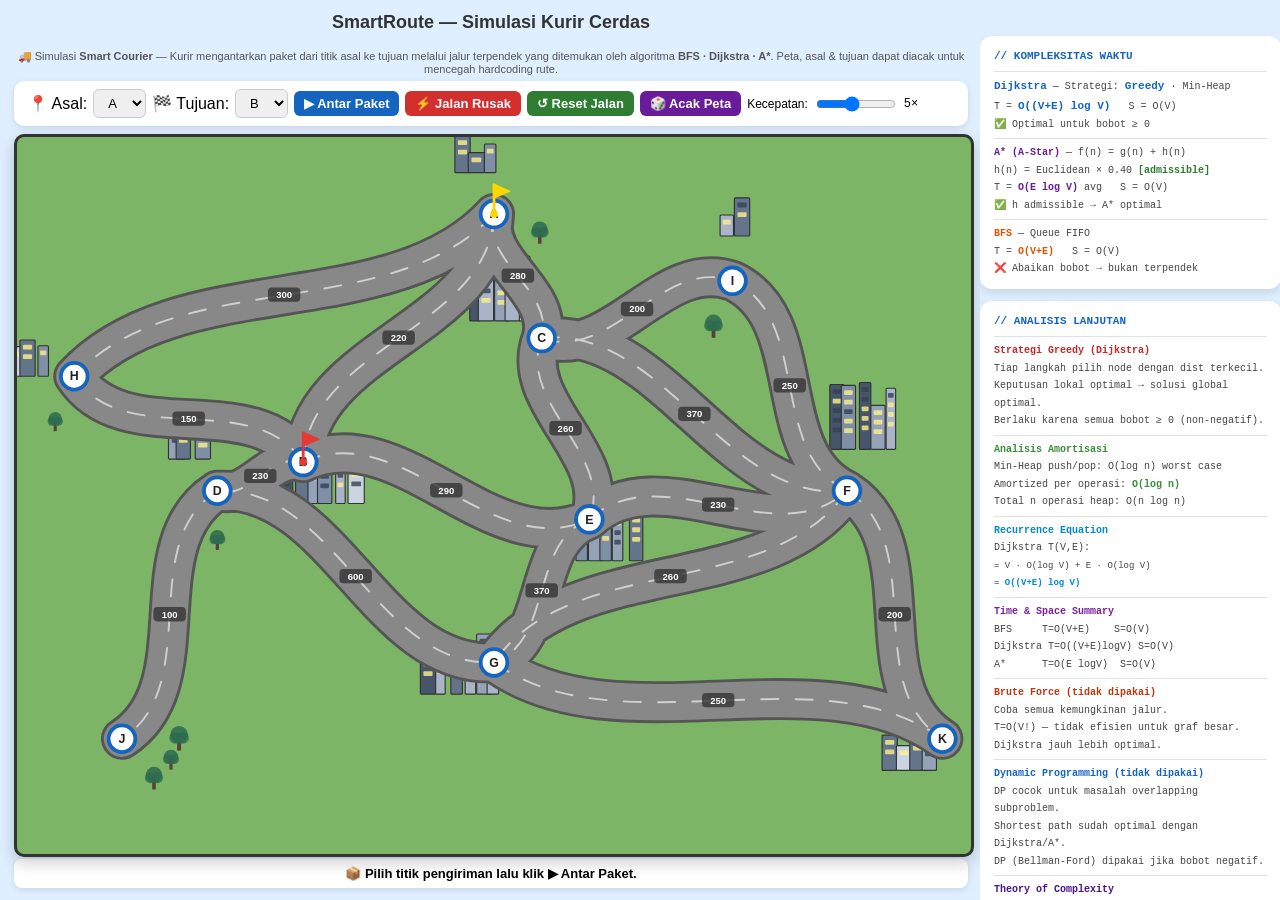
<file: index.html>
<!DOCTYPE html>
<html lang="id">

<head>
  <meta charset="UTF-8" />
  <meta name="viewport" content="width=device-width, initial-scale=1.0" />
  <title>SmartRoute — Simulasi Kurir Cerdas | PAA 2026 UMRAH</title>
  <link rel="stylesheet" href="style.css" />
</head>

<body>

  <div id="left-col">
    <h1>SmartRoute — Simulasi Kurir Cerdas</h1>
    <p style="margin-bottom:6px;color:#555;font-size:11px;text-align:center;max-width:100%;">
      🚚 Simulasi <b>Smart Courier</b> — Kurir mengantarkan paket dari titik asal ke tujuan
      melalui jalur terpendek yang ditemukan oleh algoritma <b>BFS · Dijkstra · A*</b>.
      Peta, asal &amp; tujuan dapat diacak untuk mencegah hardcoding rute.
    </p>

    <!-- Panel kontrol -->
    <div class="panel">
      <label>📍 Asal:</label>
      <select id="start"></select>
      <label>🏁 Tujuan:</label>
      <select id="end"></select>
      <button id="run-btn" onclick="startSimulation()">▶ Antar Paket</button>
      <button class="danger-btn" onclick="generateBrokenRoads()">⚡ Jalan Rusak</button>
      <button class="reset-btn" onclick="resetRoads()">↺ Reset Jalan</button>
      <button class="random-btn" onclick="randomizeMap()">🎲 Acak Peta</button>
      <label style="font-size:12px;">Kecepatan:</label>
      <input type="range" id="speed-range" min="1" max="10" value="5" style="width:80px;"
        oninput="SPEED=+this.value; document.getElementById('speed-val').textContent=this.value+'×'" />
      <span id="speed-val" style="font-size:12px;font-family:monospace;min-width:22px;">5×</span>
    </div>

    <!-- SVG Map -->
    <div id="svg-wrap">
      <div id="step-ctr"></div>

      <svg id="map" viewBox="0 0 1000 650" preserveAspectRatio="xMidYMid meet">

        <!-- Dekorasi: pohon & gedung (tidak di atas jalan) -->
        <g id="deco-layer"></g>

        <!-- Lapisan jalan: shadow + aspal + marka -->
        <path id="road-layer-1" stroke="#555" stroke-width="44" fill="none" stroke-linecap="round"
          stroke-linejoin="round" />
        <path id="road-layer-2" stroke="#888" stroke-width="38" fill="none" stroke-linecap="round"
          stroke-linejoin="round" />
        <path id="road-layer-3" stroke="white" stroke-width="2" fill="none" stroke-linecap="round"
          stroke-linejoin="round" stroke-dasharray="18 18" opacity="0.6" />

        <!-- Visited overlays: BFS (oranye), Dijkstra (biru), A* (ungu) -->
        <g id="visited-bfs-layer"></g>
        <g id="visited-d-layer"></g>
        <g id="visited-a-layer"></g>

        <!-- Label nilai step-by-step di atas node (dist= / f= / hop=) -->
        <g id="node-labels-layer"></g>

        <!-- Jalur hasil algoritma -->
        <path id="path-bfs" stroke="#f59e0b" stroke-width="5" fill="none" stroke-linecap="round" stroke-linejoin="round"
          stroke-dasharray="10 6" opacity="0" />
        <path id="path-dijkstra" stroke="#1565c0" stroke-width="6" fill="none" stroke-linecap="round"
          stroke-linejoin="round" opacity="0" />
        <path id="path-astar" stroke="#6a1b9a" stroke-width="6" fill="none" stroke-linecap="round"
          stroke-linejoin="round" stroke-dasharray="16 8" opacity="0" />

        <!-- Jalan rusak -->
        <g id="broken-roads-layer"></g>

        <!-- Highlight merah rute aktif mobil -->
        <path id="highlight-path" stroke="#e53935" stroke-width="6" fill="none" stroke-linecap="round"
          stroke-linejoin="round" opacity="0" />

        <!-- Bobot edge -->
        <g id="weight-labels-layer"></g>

        <!-- Node & label -->
        <g id="nodes-group"></g>

        <!-- Bendera KUNING = source (sesuai RPM) -->
        <g id="flag-start" opacity="0">
          <line x1="0" y1="0" x2="0" y2="-32" stroke="#ffd600" stroke-width="3" />
          <polygon points="0,-32 18,-24 0,-16" fill="#ffd600" />
          <circle cx="0" cy="0" r="4" fill="#ffd600" />
        </g>

        <!-- Bendera MERAH = destination (sesuai RPM) -->
        <g id="flag-end" opacity="0">
          <line x1="0" y1="0" x2="0" y2="-32" stroke="#e53935" stroke-width="3" />
          <polygon points="0,-32 18,-24 0,-16" fill="#e53935" />
          <circle cx="0" cy="0" r="4" fill="#e53935" />
        </g>

        <!--
        MOBIL — dipisah menjadi 2 elemen untuk fix muter-muter:

        car-body:
          - ikut animateMotion + rotate="auto"
          - hanya bodi, jendela, lampu
          - TIDAK ada roda (agar tidak konflik dengan wheel spin)

        car-wheels:
          - TIDAK pakai animateMotion
          - posisi di-update manual via requestAnimationFrame
          - roda spin via CSS @keyframes (toggle saat bergerak saja)
      -->

        <!-- BODI MOBIL -->
        <g id="car-body" opacity="0">
          <ellipse cx="0" cy="4" rx="13" ry="5" fill="rgba(0,0,0,0.3)" />
          <rect x="-14" y="-9" width="28" height="15" fill="#e53935" rx="4" />
          <rect x="-11" y="-8" width="10" height="8" fill="#b3c8e8" rx="2" opacity="0.85" />
          <rect x="1" y="-8" width="10" height="8" fill="#b3c8e8" rx="2" opacity="0.85" />
          <circle cx="-9" cy="-10" r="2" fill="#fff9c4" opacity="0.9" />
          <circle cx="9" cy="-10" r="2" fill="#fff9c4" opacity="0.9" />
        </g>

        <!-- RODA MOBIL (posisi manual, spin CSS) -->
        <g id="car-wheels" opacity="0">
          <g transform="translate(-7,6)">
            <circle cx="0" cy="0" r="4.5" fill="#111" />
            <g class="wheel-inner">
              <line x1="-3" y1="0" x2="3" y2="0" stroke="white" stroke-width="1.2" />
              <line x1="0" y1="-3" x2="0" y2="3" stroke="white" stroke-width="1.2" />
            </g>
          </g>
          <g transform="translate(7,6)">
            <circle cx="0" cy="0" r="4.5" fill="#111" />
            <g class="wheel-inner">
              <line x1="-3" y1="0" x2="3" y2="0" stroke="white" stroke-width="1.2" />
              <line x1="0" y1="-3" x2="0" y2="3" stroke="white" stroke-width="1.2" />
            </g>
          </g>
        </g>

      </svg>
    </div>

    <!-- Result box -->
    <div id="result">📦 Pilih titik pengiriman lalu klik <b>▶ Antar Paket</b>.</div>
  </div>

  <!-- ══════════════════════════════════════════════════
     PANEL KANAN
     ══════════════════════════════════════════════════ -->
  <div id="right-panel">

    <!-- Dijkstra card -->
    <div class="algo-card" id="card-d">
      <div class="algo-card-head dijkstra">
        ◈ Dijkstra <span class="badge">Greedy · O((V+E) log V)</span>
      </div>
      <div class="algo-card-body">
        <div class="metric-row">
          <span class="metric-label">Jarak</span>
          <span class="metric-val" id="d-dist">—</span>
        </div>
        <div class="metric-row">
          <span class="metric-label">Waktu Eksekusi</span>
          <span class="metric-val" id="d-time">—</span>
        </div>
        <div class="metric-bar-wrap">
          <div class="metric-bar d" id="bar-d-time"></div>
        </div>
        <div class="metric-row">
          <span class="metric-label">Node Dikunjungi</span>
          <span class="metric-val" id="d-nodes">—</span>
        </div>
        <div class="metric-bar-wrap">
          <div class="metric-bar d" id="bar-d-nodes"></div>
        </div>
        <div class="metric-row">
          <span class="metric-label">Rute</span>
          <span class="metric-val" id="d-path"
            style="font-size:9px;max-width:170px;overflow:hidden;text-overflow:ellipsis;white-space:nowrap;">—</span>
        </div>
      </div>
    </div>

    <!-- A* card -->
    <div class="algo-card" id="card-a">
      <div class="algo-card-head astar">
        ◈ A-Star <span class="badge">O(E log V)</span>
      </div>
      <div class="algo-card-body">
        <div class="metric-row">
          <span class="metric-label">Jarak</span>
          <span class="metric-val" id="a-dist">—</span>
        </div>
        <div class="metric-row">
          <span class="metric-label">Waktu Eksekusi</span>
          <span class="metric-val" id="a-time">—</span>
        </div>
        <div class="metric-bar-wrap">
          <div class="metric-bar a" id="bar-a-time"></div>
        </div>
        <div class="metric-row">
          <span class="metric-label">Node Dikunjungi</span>
          <span class="metric-val" id="a-nodes">—</span>
        </div>
        <div class="metric-bar-wrap">
          <div class="metric-bar a" id="bar-a-nodes"></div>
        </div>
        <div class="metric-row">
          <span class="metric-label">Rute</span>
          <span class="metric-val" id="a-path"
            style="font-size:9px;max-width:170px;overflow:hidden;text-overflow:ellipsis;white-space:nowrap;">—</span>
        </div>
      </div>
    </div>

    <!-- BFS card (baseline) -->
    <div class="algo-card" id="card-b">
      <div class="algo-card-head bfs">
        ◈ BFS <span class="badge">O(V+E) · baseline</span>
      </div>
      <div class="algo-card-body">
        <div class="metric-row">
          <span class="metric-label">Jarak</span>
          <span class="metric-val" id="b-dist">—</span>
        </div>
        <div class="metric-row">
          <span class="metric-label">Waktu Eksekusi</span>
          <span class="metric-val" id="b-time">—</span>
        </div>
        <div class="metric-bar-wrap">
          <div class="metric-bar b" id="bar-b-time"></div>
        </div>
        <div class="metric-row">
          <span class="metric-label">Node Dikunjungi</span>
          <span class="metric-val" id="b-nodes">—</span>
        </div>
        <div class="metric-bar-wrap">
          <div class="metric-bar b" id="bar-b-nodes"></div>
        </div>
        <div class="metric-row">
          <span class="metric-label">Rute</span>
          <span class="metric-val" id="b-path"
            style="font-size:9px;max-width:170px;overflow:hidden;text-overflow:ellipsis;white-space:nowrap;">—</span>
        </div>
      </div>
    </div>

    <!-- Complexity info -->
    <div class="complexity-box">
      <div class="ct">// KOMPLEKSITAS WAKTU</div>
      <hr />
      <span class="ct">Dijkstra</span> — Strategi: <b class="ct">Greedy</b> · Min-Heap<br />
      T = <b class="ct">O((V+E) log V)</b> &nbsp; S = O(V)<br />
      ✅ Optimal untuk bobot ≥ 0<br />
      <hr />
      <span class="ca">A* (A-Star)</span> — f(n) = g(n) + h(n)<br />
      h(n) = Euclidean × 0.40 <span class="cg">[admissible]</span><br />
      T = <b class="ca">O(E log V)</b> avg &nbsp; S = O(V)<br />
      ✅ h admissible → A* optimal<br />
      <hr />
      <span class="cb">BFS</span> — Queue FIFO<br />
      T = <b class="cb">O(V+E)</b> &nbsp; S = O(V)<br />
      ❌ Abaikan bobot → bukan terpendek
    </div>

    <!-- Analisis Amortisasi & Recurrence (materi PAA) -->
    <div class="complexity-box" id="extra-analysis">
      <div class="ct">// ANALISIS LANJUTAN</div>
      <hr />
      <b style="color:#c62828;">Strategi Greedy (Dijkstra)</b><br />
      Tiap langkah pilih node dengan dist terkecil.<br />
      Keputusan lokal optimal → solusi global optimal.<br />
      Berlaku karena semua bobot ≥ 0 (non-negatif).<br />
      <hr />
      <b style="color:#388e3c;">Analisis Amortisasi</b><br />
      Min-Heap push/pop: O(log n) worst case<br />
      Amortized per operasi: <b style="color:#388e3c;">O(log n)</b><br />
      Total n operasi heap: O(n log n)<br />
      <hr />
      <b style="color:#0288d1;">Recurrence Equation</b><br />
      Dijkstra T(V,E):<br />
      <span style="font-size:9px;font-family:monospace;">
        = V · O(log V) + E · O(log V)<br />
        = <b style="color:#0288d1;">O((V+E) log V)</b>
      </span><br />
      <hr />
      <b style="color:#7b1fa2;">Time &amp; Space Summary</b><br />
      BFS &nbsp;&nbsp;&nbsp; T=O(V+E) &nbsp;&nbsp; S=O(V)<br />
      Dijkstra T=O((V+E)logV) S=O(V)<br />
      A* &nbsp;&nbsp;&nbsp;&nbsp; T=O(E logV) &nbsp;S=O(V)<br />
      <hr />
      <b style="color:#bf360c;">Brute Force (tidak dipakai)</b><br />
      Coba semua kemungkinan jalur.<br />
      T=O(V!) — tidak efisien untuk graf besar.<br />
      Dijkstra jauh lebih optimal.<br />
      <hr />
      <b style="color:#1565c0;">Dynamic Programming (tidak dipakai)</b><br />
      DP cocok untuk masalah overlapping subproblem.<br />
      Shortest path sudah optimal dengan Dijkstra/A*.<br />
      DP (Bellman-Ford) dipakai jika bobot negatif.<br />
      <hr />
      <b style="color:#4a148c;">Theory of Complexity</b><br />
      Shortest path ∈ <b>P</b> (polynomial time).<br />
      Dijkstra O((V+E)logV) — solvable efisien.<br />
      TSP (semua kota) ∈ <b>NP-Hard</b> — berbeda.<br />
      Masalah ini: P ✅ bukan NP-Hard.
    </div>

    <!-- Tabel perbandingan -->
    <div class="cmp-table-wrap" id="cmp-table">
      <table>
        <tr>
          <th>Metrik</th>
          <th style="color:#1565c0;">Dijkstra</th>
          <th style="color:#6a1b9a;">A*</th>
          <th style="color:#e65100;">BFS</th>
          <th style="color:#2e7d32;">Terbaik</th>
        </tr>
        <tbody id="cmp-tbody"></tbody>
      </table>
    </div>

    <!-- Winner badge -->
    <div class="winner-badge" id="winner-badge">
      <div class="wt" id="winner-title"></div>
      <div class="ws" id="winner-sub"></div>
    </div>

    <!-- Evaluasi algoritma -->
    <div id="eval-box"></div>

    <!-- Execution log -->
    <div class="log-box">
      <div class="log-head">
        <span>// EXECUTION LOG</span>
        <span class="log-clr" onclick="clearLog()">✕ clear</span>
      </div>
      <div class="log-body" id="log-body">
        <div class="ll inf">📦 Pilih titik asal &amp; tujuan pengiriman → klik ▶ Antar Paket.</div>
        <div class="ll inf">Klik 🎲 Acak Peta untuk mengacak peta, start &amp; end.</div>
      </div>
    </div>

  </div><!-- /right-panel -->

  <script src="main.js"></script>
</body>

</html>
</file>
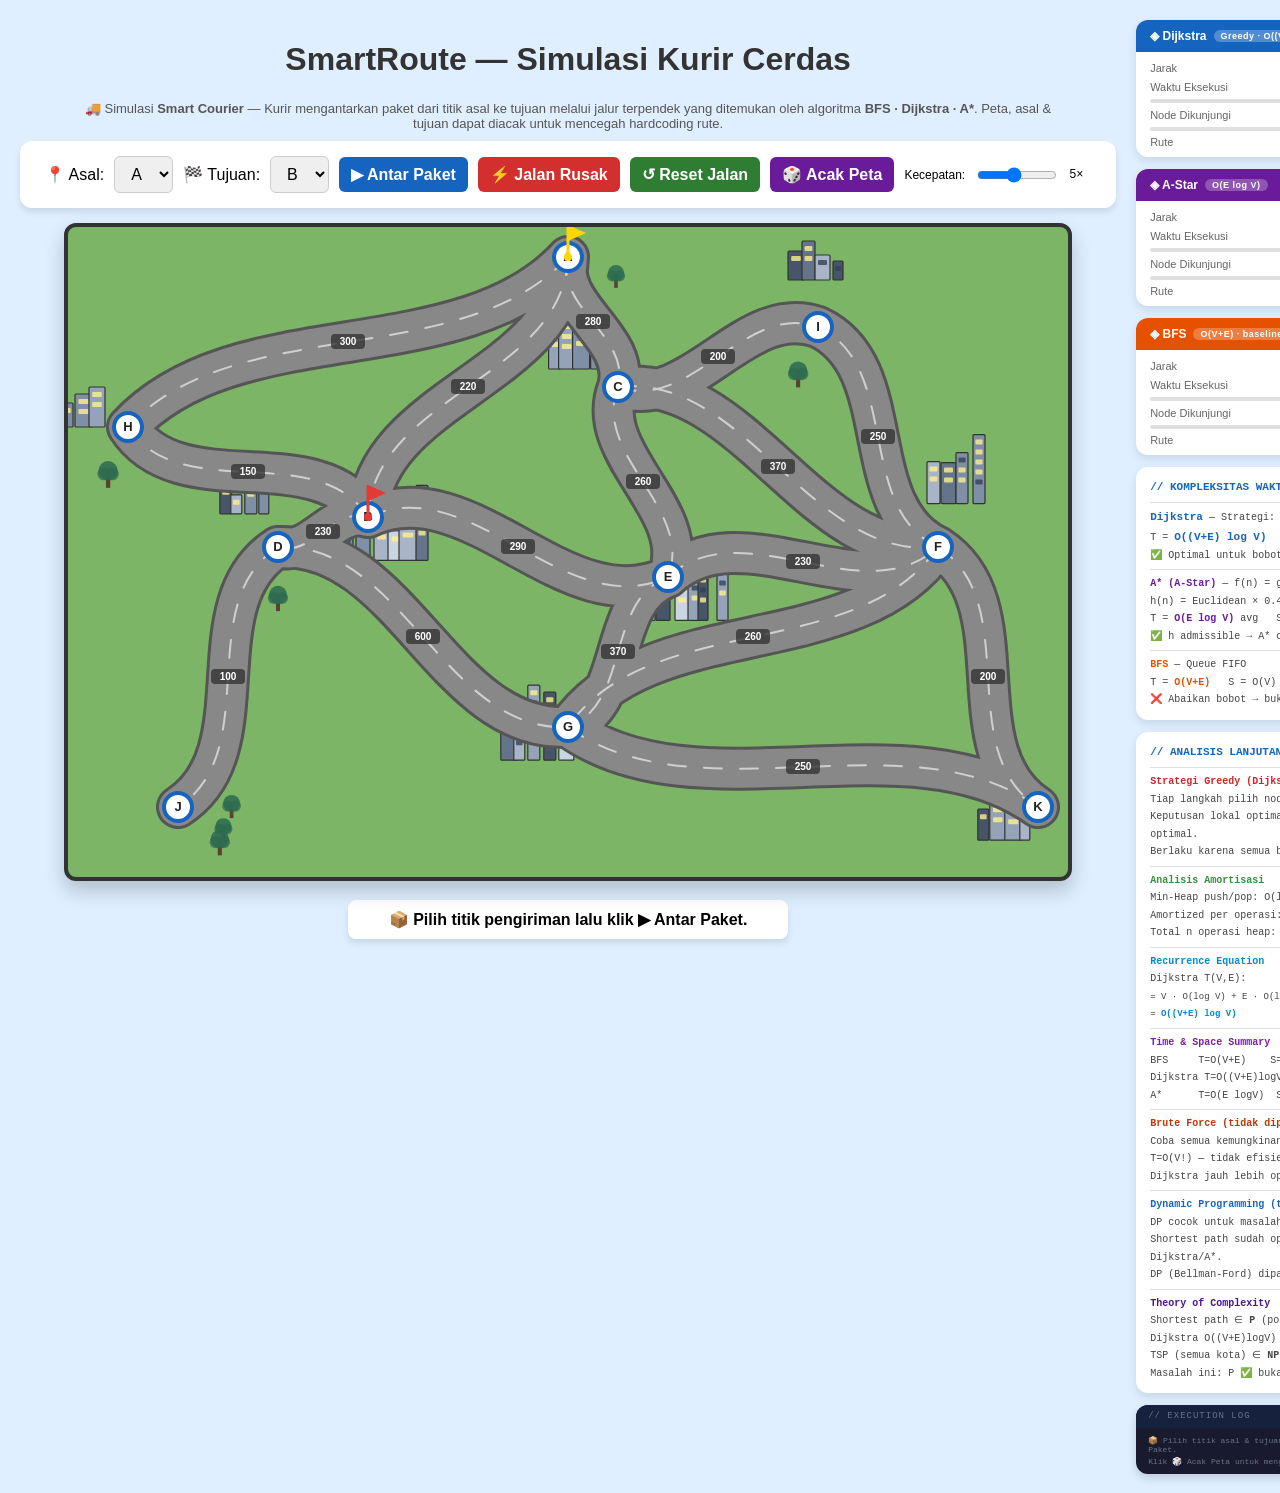
<file: view/SmartRoute_App.html>
<!DOCTYPE html>
<html lang="id">

<head>
  <meta charset="UTF-8" />
  <meta name="viewport" content="width=device-width, initial-scale=1.0" />
  <title>SmartRoute — Simulasi Kurir Cerdas | PAA 2026 UMRAH</title>
  <style>
    /* SmartRoute — style.css | PAA 2026 · UMRAH */

    /* ── BASE ── */
    body {
      margin: 0;
      background: #dfefff;
      font-family: Arial, sans-serif;
      display: flex;
      flex-direction: row;
      align-items: flex-start;
      padding: 20px;
      gap: 20px;
    }

    h1 {
      margin-bottom: 10px;
      color: #333;
    }

    .panel {
      margin-bottom: 15px;
      display: flex;
      gap: 10px;
      align-items: center;
      flex-wrap: wrap;
      background: white;
      padding: 15px 25px;
      border-radius: 12px;
      box-shadow: 0 4px 6px rgba(0, 0, 0, 0.1);
    }

    select,
    button {
      padding: 8px 12px;
      font-size: 16px;
      border-radius: 6px;
      border: 1px solid #ccc;
    }

    button {
      cursor: pointer;
      background-color: #1565c0;
      color: white;
      font-weight: bold;
      border: none;
      transition: background 0.2s;
    }

    button:hover {
      background-color: #0d47a1;
    }

    button:disabled {
      opacity: .5;
      cursor: not-allowed;
    }

    .danger-btn {
      background: #d32f2f;
    }

    .danger-btn:hover {
      background: #9a0007;
    }

    .reset-btn {
      background: #2e7d32;
    }

    .reset-btn:hover {
      background: #1b5e20;
    }

    .random-btn {
      background: #6a1b9a;
    }

    .random-btn:hover {
      background: #4a148c;
    }

    /* ── MAP ── */
    svg#map {
      background: #7bb565;
      border: 4px solid #333;
      border-radius: 12px;
      box-shadow: 0px 10px 20px rgba(0, 0, 0, 0.2);
      flex-shrink: 0;
    }

    .node {
      fill: #fff;
      stroke: #1565c0;
      stroke-width: 4;
    }

    .label-text {
      font-size: 13px;
      font-weight: bold;
      fill: #222;
      text-anchor: middle;
      dominant-baseline: middle;
      pointer-events: none;
    }

    .weight-label {
      font-size: 10px;
      font-weight: bold;
      fill: #fff;
      text-anchor: middle;
      dominant-baseline: middle;
      pointer-events: none;
    }

    .broken-road {
      stroke: #ff0000 !important;
      stroke-width: 12;
      stroke-dasharray: 12 12;
      fill: none;
      stroke-linecap: round;
    }

    /* ── CAR WHEELS — hanya roda yang spin, BUKAN body ── */
    /* wheel-spin di-toggle via JS classList saat moveCar saja */
    .wheel-inner {
      transform-origin: 0px 0px;
    }

    .wheel-spin {
      animation: spinning 0.4s linear infinite;
    }

    @keyframes spinning {
      from {
        transform: rotate(0deg);
      }

      to {
        transform: rotate(360deg);
      }
    }

    /* ── NODE ANIMATIONS ── */
    @keyframes nodePop {
      0% {
        opacity: 0;
        transform: scale(0);
      }

      70% {
        transform: scale(1.3);
      }

      100% {
        opacity: 1;
        transform: scale(1);
      }
    }

    .node-anim {
      animation: nodePop 0.35s ease forwards;
      transform-box: fill-box;
      transform-origin: center;
    }

    /* ── RESULT BOX ── */
    #result {
      margin-top: 15px;
      font-size: 16px;
      font-weight: bold;
      background: white;
      padding: 10px 20px;
      border-radius: 8px;
      box-shadow: 0px 4px 6px rgba(0, 0, 0, 0.1);
      text-align: center;
      min-width: 400px;
    }

    /* ── STEP COUNTER overlay di atas SVG ── */
    #svg-wrap {
      position: relative;
    }

    #step-ctr {
      display: none;
      position: absolute;
      top: 14px;
      right: 18px;
      background: rgba(0, 0, 0, .72);
      color: #ffcc00;
      font-family: monospace;
      font-size: 11px;
      padding: 4px 12px;
      border-radius: 6px;
      pointer-events: none;
      z-index: 10;
    }

    /* ── LEFT COLUMN ── */
    #left-col {
      display: flex;
      flex-direction: column;
      align-items: center;
      flex-shrink: 0;
    }

    /* ══════════════════════════════════════════
   PANEL KANAN
   ══════════════════════════════════════════ */
    #right-panel {
      display: flex;
      flex-direction: column;
      gap: 12px;
      min-width: 305px;
      max-width: 340px;
      align-self: flex-start;
    }

    /* algo cards */
    .algo-card {
      background: white;
      border-radius: 12px;
      box-shadow: 0 4px 10px rgba(0, 0, 0, 0.1);
      overflow: hidden;
    }

    .algo-card.win-card {
      box-shadow: 0 0 0 3px #2e7d32, 0 4px 10px rgba(0, 0, 0, 0.1);
    }

    .algo-card-head {
      padding: 9px 14px;
      font-size: 12px;
      font-weight: bold;
      display: flex;
      align-items: center;
      gap: 7px;
    }

    .algo-card-head.dijkstra {
      background: #1565c0;
      color: white;
    }

    .algo-card-head.astar {
      background: #6a1b9a;
      color: white;
    }

    .algo-card-head.bfs {
      background: #e65100;
      color: white;
    }

    .badge {
      background: rgba(255, 255, 255, 0.25);
      border-radius: 10px;
      padding: 1px 7px;
      font-size: 9px;
      letter-spacing: .5px;
    }

    .algo-card-body {
      padding: 9px 14px;
      display: flex;
      flex-direction: column;
      gap: 5px;
    }

    .metric-row {
      display: flex;
      justify-content: space-between;
      align-items: center;
      font-size: 11px;
    }

    .metric-label {
      color: #666;
    }

    .metric-val {
      font-weight: bold;
      color: #222;
      font-family: monospace;
      font-size: 12px;
    }

    .metric-bar-wrap {
      width: 100%;
      height: 4px;
      background: #e0e0e0;
      border-radius: 2px;
      overflow: hidden;
    }

    .metric-bar {
      height: 100%;
      border-radius: 2px;
      width: 0%;
      transition: width 1s ease;
    }

    .metric-bar.d {
      background: #1565c0;
    }

    .metric-bar.a {
      background: #6a1b9a;
    }

    .metric-bar.b {
      background: #e65100;
    }

    /* complexity box */
    .complexity-box {
      background: white;
      border-radius: 12px;
      box-shadow: 0 4px 10px rgba(0, 0, 0, 0.1);
      padding: 11px 14px;
      font-size: 10px;
      line-height: 1.75;
      color: #444;
      font-family: monospace;
    }

    .complexity-box .ct {
      font-weight: bold;
      color: #1565c0;
      font-size: 11px;
    }

    .complexity-box .ca {
      font-weight: bold;
      color: #6a1b9a;
    }

    .complexity-box .cb {
      font-weight: bold;
      color: #e65100;
    }

    .complexity-box .cg {
      color: #2e7d32;
      font-weight: bold;
    }

    .complexity-box hr {
      border: none;
      border-top: 1px solid #e0e0e0;
      margin: 5px 0;
    }

    /* comparison table */
    .cmp-table-wrap {
      background: white;
      border-radius: 12px;
      box-shadow: 0 4px 10px rgba(0, 0, 0, 0.1);
      overflow: hidden;
      display: none;
    }

    .cmp-table-wrap.show {
      display: block;
    }

    .cmp-table-wrap table {
      width: 100%;
      border-collapse: collapse;
    }

    .cmp-table-wrap th {
      background: #f5f5f5;
      padding: 5px 8px;
      font-size: 9px;
      text-transform: uppercase;
      letter-spacing: .5px;
      color: #666;
      text-align: left;
      border-bottom: 1px solid #e0e0e0;
    }

    .cmp-table-wrap td {
      padding: 4px 8px;
      font-size: 10px;
      font-family: monospace;
      border-bottom: 1px solid #f0f0f0;
      color: #333;
    }

    .cmp-table-wrap tr:last-child td {
      border-bottom: none;
    }

    .td-d {
      color: #1565c0;
      font-weight: bold;
    }

    .td-a {
      color: #6a1b9a;
      font-weight: bold;
    }

    .td-b {
      color: #e65100;
      font-weight: bold;
    }

    .td-win {
      color: #2e7d32;
      font-weight: bold;
    }

    /* winner badge */
    .winner-badge {
      background: #e8f5e9;
      border: 2px solid #2e7d32;
      border-radius: 10px;
      padding: 8px 14px;
      text-align: center;
      display: none;
    }

    .winner-badge.show {
      display: block;
    }

    .wt {
      font-size: 12px;
      font-weight: bold;
      color: #2e7d32;
    }

    .ws {
      font-size: 9px;
      color: #555;
      margin-top: 2px;
      font-family: monospace;
    }

    /* evaluasi box */
    #eval-box {
      background: white;
      border-radius: 12px;
      box-shadow: 0 4px 10px rgba(0, 0, 0, 0.1);
      padding: 11px 14px;
      display: none;
    }

    .eval-title {
      font-size: 12px;
      font-weight: bold;
      color: #333;
      margin-bottom: 8px;
    }

    .eval-row {
      display: flex;
      gap: 8px;
      align-items: flex-start;
      font-size: 10px;
      color: #444;
      margin-bottom: 6px;
      padding-bottom: 6px;
      border-bottom: 1px solid #f0f0f0;
    }

    .eval-row:last-of-type {
      border-bottom: none;
    }

    .eval-algo {
      flex-shrink: 0;
      padding: 2px 7px;
      border-radius: 8px;
      font-size: 9px;
      font-weight: bold;
      color: white;
      margin-top: 1px;
    }

    .eval-algo.dijkstra {
      background: #1565c0;
    }

    .eval-algo.astar {
      background: #6a1b9a;
    }

    .eval-algo.bfs {
      background: #e65100;
    }

    .eval-note {
      font-size: 9px;
      color: #777;
      line-height: 1.5;
    }

    .eval-conclusion {
      margin-top: 7px;
      padding: 7px 10px;
      background: #f1f8e9;
      border-radius: 8px;
      font-size: 10px;
      color: #2e7d32;
      line-height: 1.5;
    }

    /* log */
    .log-box {
      background: #1a1a2e;
      border-radius: 12px;
      box-shadow: 0 4px 10px rgba(0, 0, 0, 0.15);
      overflow: hidden;
      display: flex;
      flex-direction: column;
      max-height: 220px;
    }

    .log-head {
      padding: 6px 12px;
      background: #16213e;
      font-size: 9px;
      color: #64748b;
      font-family: monospace;
      display: flex;
      justify-content: space-between;
      letter-spacing: 1px;
    }

    .log-clr {
      cursor: pointer;
      color: #64748b;
      transition: color .2s;
    }

    .log-clr:hover {
      color: #ef4444;
    }

    .log-body {
      flex: 1;
      overflow-y: auto;
      padding: 7px 9px;
      display: flex;
      flex-direction: column;
      gap: 1px;
      font-family: monospace;
      font-size: 8px;
    }

    .log-body::-webkit-scrollbar {
      width: 3px;
    }

    .log-body::-webkit-scrollbar-thumb {
      background: #334155;
      border-radius: 3px;
    }

    .ll {
      padding: 1px 3px;
      border-radius: 2px;
    }

    .ll.inf {
      color: #64748b;
    }

    .ll.dijk {
      color: #60a5fa;
    }

    .ll.astr {
      color: #c084fc;
    }

    .ll.bfslog {
      color: #fb923c;
    }

    .ll.ok {
      color: #4ade80;
      background: rgba(74, 222, 128, .05);
    }

    .ll.warn {
      color: #fb923c;
    }

    .ll.sep {
      color: #1e3a5f;
      margin: 2px 0;
    }
  </style>
</head>

<body>

  <div id="left-col">
    <h1>SmartRoute — Simulasi Kurir Cerdas</h1>
    <p style="margin-bottom:10px;color:#555;font-size:13px;text-align:center;max-width:1000px;">
      🚚 Simulasi <b>Smart Courier</b> — Kurir mengantarkan paket dari titik asal ke tujuan
      melalui jalur terpendek yang ditemukan oleh algoritma <b>BFS · Dijkstra · A*</b>.
      Peta, asal &amp; tujuan dapat diacak untuk mencegah hardcoding rute.
    </p>

    <!-- Panel kontrol -->
    <div class="panel">
      <label>📍 Asal:</label>
      <select id="start"></select>
      <label>🏁 Tujuan:</label>
      <select id="end"></select>
      <button id="run-btn" onclick="startSimulation()">▶ Antar Paket</button>
      <button class="danger-btn" onclick="generateBrokenRoads()">⚡ Jalan Rusak</button>
      <button class="reset-btn" onclick="resetRoads()">↺ Reset Jalan</button>
      <button class="random-btn" onclick="randomizeMap()">🎲 Acak Peta</button>
      <label style="font-size:12px;">Kecepatan:</label>
      <input type="range" id="speed-range" min="1" max="10" value="5" style="width:80px;"
        oninput="SPEED=+this.value; document.getElementById('speed-val').textContent=this.value+'×'" />
      <span id="speed-val" style="font-size:12px;font-family:monospace;min-width:22px;">5×</span>
    </div>

    <!-- SVG Map -->
    <div id="svg-wrap">
      <div id="step-ctr"></div>

      <svg id="map" width="1000" height="650">

        <!-- Dekorasi: pohon & gedung (tidak di atas jalan) -->
        <g id="deco-layer"></g>

        <!-- Lapisan jalan: shadow + aspal + marka -->
        <path id="road-layer-1" stroke="#555" stroke-width="44" fill="none" stroke-linecap="round"
          stroke-linejoin="round" />
        <path id="road-layer-2" stroke="#888" stroke-width="38" fill="none" stroke-linecap="round"
          stroke-linejoin="round" />
        <path id="road-layer-3" stroke="white" stroke-width="2" fill="none" stroke-linecap="round"
          stroke-linejoin="round" stroke-dasharray="18 18" opacity="0.6" />

        <!-- Visited overlays: BFS (oranye), Dijkstra (biru), A* (ungu) -->
        <g id="visited-bfs-layer"></g>
        <g id="visited-d-layer"></g>
        <g id="visited-a-layer"></g>

        <!-- Label nilai step-by-step di atas node (dist= / f= / hop=) -->
        <g id="node-labels-layer"></g>

        <!-- Jalur hasil algoritma -->
        <path id="path-bfs" stroke="#f59e0b" stroke-width="5" fill="none" stroke-linecap="round" stroke-linejoin="round"
          stroke-dasharray="10 6" opacity="0" />
        <path id="path-dijkstra" stroke="#1565c0" stroke-width="6" fill="none" stroke-linecap="round"
          stroke-linejoin="round" opacity="0" />
        <path id="path-astar" stroke="#6a1b9a" stroke-width="6" fill="none" stroke-linecap="round"
          stroke-linejoin="round" stroke-dasharray="16 8" opacity="0" />

        <!-- Jalan rusak -->
        <g id="broken-roads-layer"></g>

        <!-- Highlight merah rute aktif mobil -->
        <path id="highlight-path" stroke="#e53935" stroke-width="6" fill="none" stroke-linecap="round"
          stroke-linejoin="round" opacity="0" />

        <!-- Bobot edge -->
        <g id="weight-labels-layer"></g>

        <!-- Node & label -->
        <g id="nodes-group"></g>

        <!-- Bendera KUNING = source (sesuai RPM) -->
        <g id="flag-start" opacity="0">
          <line x1="0" y1="0" x2="0" y2="-32" stroke="#ffd600" stroke-width="3" />
          <polygon points="0,-32 18,-24 0,-16" fill="#ffd600" />
          <circle cx="0" cy="0" r="4" fill="#ffd600" />
        </g>

        <!-- Bendera MERAH = destination (sesuai RPM) -->
        <g id="flag-end" opacity="0">
          <line x1="0" y1="0" x2="0" y2="-32" stroke="#e53935" stroke-width="3" />
          <polygon points="0,-32 18,-24 0,-16" fill="#e53935" />
          <circle cx="0" cy="0" r="4" fill="#e53935" />
        </g>

        <!--
        MOBIL — dipisah menjadi 2 elemen untuk fix muter-muter:

        car-body:
          - ikut animateMotion + rotate="auto"
          - hanya bodi, jendela, lampu
          - TIDAK ada roda (agar tidak konflik dengan wheel spin)

        car-wheels:
          - TIDAK pakai animateMotion
          - posisi di-update manual via requestAnimationFrame
          - roda spin via CSS @keyframes (toggle saat bergerak saja)
      -->

        <!-- BODI MOBIL -->
        <g id="car-body" opacity="0">
          <ellipse cx="0" cy="4" rx="13" ry="5" fill="rgba(0,0,0,0.3)" />
          <rect x="-14" y="-9" width="28" height="15" fill="#e53935" rx="4" />
          <rect x="-11" y="-8" width="10" height="8" fill="#b3c8e8" rx="2" opacity="0.85" />
          <rect x="1" y="-8" width="10" height="8" fill="#b3c8e8" rx="2" opacity="0.85" />
          <circle cx="-9" cy="-10" r="2" fill="#fff9c4" opacity="0.9" />
          <circle cx="9" cy="-10" r="2" fill="#fff9c4" opacity="0.9" />
        </g>

        <!-- RODA MOBIL (posisi manual, spin CSS) -->
        <g id="car-wheels" opacity="0">
          <g transform="translate(-7,6)">
            <circle cx="0" cy="0" r="4.5" fill="#111" />
            <g class="wheel-inner">
              <line x1="-3" y1="0" x2="3" y2="0" stroke="white" stroke-width="1.2" />
              <line x1="0" y1="-3" x2="0" y2="3" stroke="white" stroke-width="1.2" />
            </g>
          </g>
          <g transform="translate(7,6)">
            <circle cx="0" cy="0" r="4.5" fill="#111" />
            <g class="wheel-inner">
              <line x1="-3" y1="0" x2="3" y2="0" stroke="white" stroke-width="1.2" />
              <line x1="0" y1="-3" x2="0" y2="3" stroke="white" stroke-width="1.2" />
            </g>
          </g>
        </g>

      </svg>
    </div>

    <!-- Result box -->
    <div id="result">📦 Pilih titik pengiriman lalu klik <b>▶ Antar Paket</b>.</div>
  </div>

  <!-- ══════════════════════════════════════════════════
     PANEL KANAN
     ══════════════════════════════════════════════════ -->
  <div id="right-panel">

    <!-- Dijkstra card -->
    <div class="algo-card" id="card-d">
      <div class="algo-card-head dijkstra">
        ◈ Dijkstra <span class="badge">Greedy · O((V+E) log V)</span>
      </div>
      <div class="algo-card-body">
        <div class="metric-row">
          <span class="metric-label">Jarak</span>
          <span class="metric-val" id="d-dist">—</span>
        </div>
        <div class="metric-row">
          <span class="metric-label">Waktu Eksekusi</span>
          <span class="metric-val" id="d-time">—</span>
        </div>
        <div class="metric-bar-wrap">
          <div class="metric-bar d" id="bar-d-time"></div>
        </div>
        <div class="metric-row">
          <span class="metric-label">Node Dikunjungi</span>
          <span class="metric-val" id="d-nodes">—</span>
        </div>
        <div class="metric-bar-wrap">
          <div class="metric-bar d" id="bar-d-nodes"></div>
        </div>
        <div class="metric-row">
          <span class="metric-label">Rute</span>
          <span class="metric-val" id="d-path"
            style="font-size:9px;max-width:170px;overflow:hidden;text-overflow:ellipsis;white-space:nowrap;">—</span>
        </div>
      </div>
    </div>

    <!-- A* card -->
    <div class="algo-card" id="card-a">
      <div class="algo-card-head astar">
        ◈ A-Star <span class="badge">O(E log V)</span>
      </div>
      <div class="algo-card-body">
        <div class="metric-row">
          <span class="metric-label">Jarak</span>
          <span class="metric-val" id="a-dist">—</span>
        </div>
        <div class="metric-row">
          <span class="metric-label">Waktu Eksekusi</span>
          <span class="metric-val" id="a-time">—</span>
        </div>
        <div class="metric-bar-wrap">
          <div class="metric-bar a" id="bar-a-time"></div>
        </div>
        <div class="metric-row">
          <span class="metric-label">Node Dikunjungi</span>
          <span class="metric-val" id="a-nodes">—</span>
        </div>
        <div class="metric-bar-wrap">
          <div class="metric-bar a" id="bar-a-nodes"></div>
        </div>
        <div class="metric-row">
          <span class="metric-label">Rute</span>
          <span class="metric-val" id="a-path"
            style="font-size:9px;max-width:170px;overflow:hidden;text-overflow:ellipsis;white-space:nowrap;">—</span>
        </div>
      </div>
    </div>

    <!-- BFS card (baseline) -->
    <div class="algo-card" id="card-b">
      <div class="algo-card-head bfs">
        ◈ BFS <span class="badge">O(V+E) · baseline</span>
      </div>
      <div class="algo-card-body">
        <div class="metric-row">
          <span class="metric-label">Jarak</span>
          <span class="metric-val" id="b-dist">—</span>
        </div>
        <div class="metric-row">
          <span class="metric-label">Waktu Eksekusi</span>
          <span class="metric-val" id="b-time">—</span>
        </div>
        <div class="metric-bar-wrap">
          <div class="metric-bar b" id="bar-b-time"></div>
        </div>
        <div class="metric-row">
          <span class="metric-label">Node Dikunjungi</span>
          <span class="metric-val" id="b-nodes">—</span>
        </div>
        <div class="metric-bar-wrap">
          <div class="metric-bar b" id="bar-b-nodes"></div>
        </div>
        <div class="metric-row">
          <span class="metric-label">Rute</span>
          <span class="metric-val" id="b-path"
            style="font-size:9px;max-width:170px;overflow:hidden;text-overflow:ellipsis;white-space:nowrap;">—</span>
        </div>
      </div>
    </div>

    <!-- Complexity info -->
    <div class="complexity-box">
      <div class="ct">// KOMPLEKSITAS WAKTU</div>
      <hr />
      <span class="ct">Dijkstra</span> — Strategi: <b class="ct">Greedy</b> · Min-Heap<br />
      T = <b class="ct">O((V+E) log V)</b> &nbsp; S = O(V)<br />
      ✅ Optimal untuk bobot ≥ 0<br />
      <hr />
      <span class="ca">A* (A-Star)</span> — f(n) = g(n) + h(n)<br />
      h(n) = Euclidean × 0.40 <span class="cg">[admissible]</span><br />
      T = <b class="ca">O(E log V)</b> avg &nbsp; S = O(V)<br />
      ✅ h admissible → A* optimal<br />
      <hr />
      <span class="cb">BFS</span> — Queue FIFO<br />
      T = <b class="cb">O(V+E)</b> &nbsp; S = O(V)<br />
      ❌ Abaikan bobot → bukan terpendek
    </div>

    <!-- Analisis Amortisasi & Recurrence (materi PAA) -->
    <div class="complexity-box" id="extra-analysis">
      <div class="ct">// ANALISIS LANJUTAN</div>
      <hr />
      <b style="color:#c62828;">Strategi Greedy (Dijkstra)</b><br />
      Tiap langkah pilih node dengan dist terkecil.<br />
      Keputusan lokal optimal → solusi global optimal.<br />
      Berlaku karena semua bobot ≥ 0 (non-negatif).<br />
      <hr />
      <b style="color:#388e3c;">Analisis Amortisasi</b><br />
      Min-Heap push/pop: O(log n) worst case<br />
      Amortized per operasi: <b style="color:#388e3c;">O(log n)</b><br />
      Total n operasi heap: O(n log n)<br />
      <hr />
      <b style="color:#0288d1;">Recurrence Equation</b><br />
      Dijkstra T(V,E):<br />
      <span style="font-size:9px;font-family:monospace;">
        = V · O(log V) + E · O(log V)<br />
        = <b style="color:#0288d1;">O((V+E) log V)</b>
      </span><br />
      <hr />
      <b style="color:#7b1fa2;">Time &amp; Space Summary</b><br />
      BFS &nbsp;&nbsp;&nbsp; T=O(V+E) &nbsp;&nbsp; S=O(V)<br />
      Dijkstra T=O((V+E)logV) S=O(V)<br />
      A* &nbsp;&nbsp;&nbsp;&nbsp; T=O(E logV) &nbsp;S=O(V)<br />
      <hr />
      <b style="color:#bf360c;">Brute Force (tidak dipakai)</b><br />
      Coba semua kemungkinan jalur.<br />
      T=O(V!) — tidak efisien untuk graf besar.<br />
      Dijkstra jauh lebih optimal.<br />
      <hr />
      <b style="color:#1565c0;">Dynamic Programming (tidak dipakai)</b><br />
      DP cocok untuk masalah overlapping subproblem.<br />
      Shortest path sudah optimal dengan Dijkstra/A*.<br />
      DP (Bellman-Ford) dipakai jika bobot negatif.<br />
      <hr />
      <b style="color:#4a148c;">Theory of Complexity</b><br />
      Shortest path ∈ <b>P</b> (polynomial time).<br />
      Dijkstra O((V+E)logV) — solvable efisien.<br />
      TSP (semua kota) ∈ <b>NP-Hard</b> — berbeda.<br />
      Masalah ini: P ✅ bukan NP-Hard.
    </div>

    <!-- Tabel perbandingan -->
    <div class="cmp-table-wrap" id="cmp-table">
      <table>
        <tr>
          <th>Metrik</th>
          <th style="color:#1565c0;">Dijkstra</th>
          <th style="color:#6a1b9a;">A*</th>
          <th style="color:#e65100;">BFS</th>
          <th style="color:#2e7d32;">Terbaik</th>
        </tr>
        <tbody id="cmp-tbody"></tbody>
      </table>
    </div>

    <!-- Winner badge -->
    <div class="winner-badge" id="winner-badge">
      <div class="wt" id="winner-title"></div>
      <div class="ws" id="winner-sub"></div>
    </div>

    <!-- Evaluasi algoritma -->
    <div id="eval-box"></div>

    <!-- Execution log -->
    <div class="log-box">
      <div class="log-head">
        <span>// EXECUTION LOG</span>
        <span class="log-clr" onclick="clearLog()">✕ clear</span>
      </div>
      <div class="log-body" id="log-body">
        <div class="ll inf">📦 Pilih titik asal &amp; tujuan pengiriman → klik ▶ Antar Paket.</div>
        <div class="ll inf">Klik 🎲 Acak Peta untuk mengacak peta, start &amp; end.</div>
      </div>
    </div>

  </div><!-- /right-panel -->

  <script>// ══════════════════════════════════════════════════════════════
    //  SmartRoute — Simulasi Kurir Cerdas
    //  PAA 2026 · UMRAH · Teknik Informatika
    //  Algoritma Pencarian Rute: BFS (baseline) + Dijkstra + A* (A-Star)
    //  Konteks: Kurir mengantarkan paket dari titik asal ke tujuan
    //           melalui jalur jalan terpendek yang ditemukan algoritma
    // ══════════════════════════════════════════════════════════════

    // ── Default Data ──────────────────────────────────────────────
    const defaultGraph = {
      "A": [{ node: "C", weight: 280 }, { node: "B", weight: 220 }, { node: "H", weight: 300 }],
      "B": [{ node: "A", weight: 220 }, { node: "E", weight: 290 }, { node: "D", weight: 230 }, { node: "H", weight: 150 }],
      "C": [{ node: "A", weight: 280 }, { node: "E", weight: 260 }, { node: "F", weight: 370 }, { node: "I", weight: 200 }],
      "D": [{ node: "B", weight: 230 }, { node: "G", weight: 600 }, { node: "J", weight: 100 }],
      "E": [{ node: "B", weight: 290 }, { node: "C", weight: 260 }, { node: "F", weight: 230 }, { node: "G", weight: 370 }],
      "F": [{ node: "C", weight: 370 }, { node: "E", weight: 230 }, { node: "G", weight: 260 }, { node: "I", weight: 250 }, { node: "K", weight: 200 }],
      "G": [{ node: "D", weight: 600 }, { node: "E", weight: 370 }, { node: "F", weight: 260 }, { node: "K", weight: 250 }],
      "H": [{ node: "A", weight: 300 }, { node: "B", weight: 150 }],
      "I": [{ node: "C", weight: 200 }, { node: "F", weight: 250 }],
      "J": [{ node: "D", weight: 100 }],
      "K": [{ node: "F", weight: 200 }, { node: "G", weight: 250 }]
    };
    const defaultPositions = {
      "A": { x: 500, y: 30 }, "B": { x: 300, y: 290 }, "C": { x: 550, y: 160 },
      "D": { x: 210, y: 320 }, "E": { x: 600, y: 350 }, "F": { x: 870, y: 320 },
      "G": { x: 500, y: 500 }, "H": { x: 60, y: 200 }, "I": { x: 750, y: 100 },
      "J": { x: 110, y: 580 }, "K": { x: 970, y: 580 }
    };

    let originalGraph = JSON.parse(JSON.stringify(defaultGraph));
    let graph = JSON.parse(JSON.stringify(defaultGraph));
    let positions = JSON.parse(JSON.stringify(defaultPositions));
    let brokenRoads = [];
    let SPEED = 5;
    let simRunning = false;

    // ── Populate selects ──────────────────────────────────────────
    function populateSelects() {
      const nodes = Object.keys(positions).sort();
      ["start", "end"].forEach(id => {
        const sel = document.getElementById(id);
        const prev = sel.value;
        sel.innerHTML = "";
        nodes.forEach(n => sel.innerHTML += `<option value="${n}">${n}</option>`);
        if (nodes.includes(prev)) sel.value = prev;
      });
      const s = document.getElementById("start");
      const e = document.getElementById("end");
      if (s.value === e.value) {
        const fb = nodes.find(n => n !== s.value);
        if (fb) e.value = fb;
      }
    }

    // ── Bezier helpers (dari original) ───────────────────────────
    function getCurveParams(p1, p2, n1, n2) {
      const dx = p2.x - p1.x, dy = p2.y - p1.y;
      const dist = Math.hypot(dx, dy);
      if (dist < 1) return null;
      const flip = (n1.charCodeAt(0) + n2.charCodeAt(0)) % 2 === 0 ? 1 : -1;
      const ci = Math.min(dist * 0.22, 70) * flip;
      const nx = (-dy / dist) * ci, ny = (dx / dist) * ci;
      return {
        cx1: p1.x + dx * 0.3 + nx, cy1: p1.y + dy * 0.3 + ny,
        cx2: p1.x + dx * 0.7 - nx, cy2: p1.y + dy * 0.7 - ny
      };
    }

    function getNaturalPath(p1, p2, n1, n2) {
      const c = getCurveParams(p1, p2, n1, n2);
      if (!c) return `L ${p2.x} ${p2.y}`;
      return `C ${c.cx1} ${c.cy1} ${c.cx2} ${c.cy2} ${p2.x} ${p2.y}`;
    }

    function bezierPoint(p1, p2, n1, n2, t) {
      const c = getCurveParams(p1, p2, n1, n2);
      if (!c) return { x: p1.x + (p2.x - p1.x) * t, y: p1.y + (p2.y - p1.y) * t };
      const mt = 1 - t;
      return {
        x: mt * mt * mt * p1.x + 3 * mt * mt * t * c.cx1 + 3 * mt * t * t * c.cx2 + t * t * t * p2.x,
        y: mt * mt * mt * p1.y + 3 * mt * mt * t * c.cy1 + 3 * mt * t * t * c.cy2 + t * t * t * p2.y
      };
    }

    // ── Anti-crossing (dari original) ────────────────────────────
    function segmentsIntersect(ax, ay, bx, by, cx, cy, dx, dy) {
      const d1x = bx - ax, d1y = by - ay, d2x = dx - cx, d2y = dy - cy;
      const cross = d1x * d2y - d1y * d2x;
      if (Math.abs(cross) < 1e-9) return false;
      const tx = ((cx - ax) * d2y - (cy - ay) * d2x) / cross;
      const ty = ((cx - ax) * d1y - (cy - ay) * d1x) / cross;
      const E = 0.04;
      return tx > E && tx < 1 - E && ty > E && ty < 1 - E;
    }

    function buildEdgePts(p1, p2, n1, n2, S = 8) {
      const pts = [];
      for (let i = 0; i <= S; i++) pts.push(bezierPoint(p1, p2, n1, n2, i / S));
      return pts;
    }

    function edgeCrosses(list, p1, p2, n1, n2) {
      const np = buildEdgePts(p1, p2, n1, n2, 8);
      for (const { pts, from, to } of list) {
        if (from === n1 || from === n2 || to === n1 || to === n2) continue;
        for (let i = 0; i < np.length - 1; i++)
          for (let j = 0; j < pts.length - 1; j++)
            if (segmentsIntersect(
              np[i].x, np[i].y, np[i + 1].x, np[i + 1].y,
              pts[j].x, pts[j].y, pts[j + 1].x, pts[j + 1].y
            )) return true;
      }
      return false;
    }

    function ptSegDist(px, py, ax, ay, bx, by) {
      const dx = bx - ax, dy = by - ay, l = dx * dx + dy * dy;
      if (l < 1) return Math.hypot(px - ax, py - ay);
      const t = Math.max(0, Math.min(1, ((px - ax) * dx + (py - ay) * dy) / l));
      return Math.hypot(px - (ax + t * dx), py - (ay + t * dy));
    }

    function pointNearEdge(px, py, pts, clearance) {
      for (let i = 0; i < pts.length - 1; i++)
        if (ptSegDist(px, py, pts[i].x, pts[i].y, pts[i + 1].x, pts[i + 1].y) < clearance)
          return true;
      return false;
    }

    // ── Decorations ───────────────────────────────────────────────
    function rnd(a, b) { return a + Math.random() * (b - a); }
    function ri(a, b) { return Math.floor(rnd(a, b + 1)); }

    function svgTree(x, y, sc) {
      sc = sc || 1;
      return `<g transform="translate(${x.toFixed(1)},${y.toFixed(1)}) scale(${sc.toFixed(2)})">
    <rect x="-2" y="3" width="4" height="9" fill="#5c4033"/>
    <circle cx="0" cy="-4" r="9" fill="#2d6a4f" opacity="0.85"/>
    <circle cx="-4" cy="-1" r="6" fill="#2d6a4f" opacity="0.75"/>
    <circle cx="4"  cy="-1" r="6" fill="#2d6a4f" opacity="0.75"/>
  </g>`;
    }

    function svgBuildings(cx, cy, cnt, tall) {
      const C = ["#94a3b8", "#64748b", "#cbd5e1", "#aab4c8", "#7f8fa6", "#475569"];
      let h = "";
      for (let i = 0; i < cnt; i++) {
        const bw = ri(10, 18), bh = tall ? ri(40, 75) : ri(18, 40);
        const bx = cx - (cnt * 14) / 2 + i * 14 + ri(-3, 3), by = cy - bh;
        h += `<rect x="${bx.toFixed(1)}" y="${by.toFixed(1)}" width="${bw}" height="${bh}"
      fill="${C[ri(0, C.length - 1)]}" stroke="#333" stroke-width="1.2" rx="1"/>`;
        const rows = Math.max(1, Math.floor(bh / 11) - 1);
        for (let r = 0; r < rows; r++) {
          const lit = Math.random() > 0.25;
          h += `<rect x="${(bx + bw * 0.2).toFixed(1)}" y="${(by + 5 + r * 10).toFixed(1)}"
        width="${(bw * 0.6).toFixed(1)}" height="5"
        fill="${lit ? '#fef08a' : '#334155'}" opacity="0.8" rx="1"/>`;
        }
      }
      return h;
    }

    function drawDecorations(allEdgePts) {
      const layer = document.getElementById("deco-layer");
      layer.innerHTML = "";
      const SLOT_R = 42, ROAD_CLEAR = 28, SLOTS = 16;
      let html = "";
      for (const name in positions) {
        const p = positions[name], deg = (originalGraph[name] || []).length, fa = [];
        for (let i = 0; i < SLOTS; i++) {
          const a = (i / SLOTS) * Math.PI * 2;
          const tx = p.x + Math.cos(a) * SLOT_R, ty = p.y + Math.sin(a) * SLOT_R;
          let clear = true;
          for (const { pts } of allEdgePts)
            if (pointNearEdge(tx, ty, pts, ROAD_CLEAR)) { clear = false; break; }
          if (clear) fa.push(a);
        }
        if (!fa.length) continue;
        const mid = fa[Math.floor(fa.length / 2)];
        const dx = Math.cos(mid), dy = Math.sin(mid);
        if (deg >= 4)
          html += svgBuildings(p.x + dx * (SLOT_R + 5), p.y + dy * (SLOT_R + 5), ri(4, 6), true);
        else if (deg >= 2) {
          html += svgBuildings(p.x + dx * (SLOT_R + 5), p.y + dy * (SLOT_R + 5), ri(2, 4), false);
          if (fa.length >= 3)
            html += svgTree(p.x + Math.cos(fa[1]) * (SLOT_R + 10), p.y + Math.sin(fa[1]) * (SLOT_R + 10), rnd(0.7, 1.1));
        } else {
          fa.slice(0, 3).forEach(a =>
            html += svgTree(p.x + Math.cos(a) * (SLOT_R + rnd(5, 18)), p.y + Math.sin(a) * (SLOT_R + rnd(5, 18)), rnd(0.7, 1.2))
          );
        }
      }
      layer.innerHTML = html;
    }

    // ── Draw Map ──────────────────────────────────────────────────
    function buildAllEdgePts() {
      const list = [], drawn = new Set();
      for (const u in graph) {
        for (const e of graph[u]) {
          const pair = [u, e.node].sort().join("-");
          if (!drawn.has(pair)) {
            drawn.add(pair);
            list.push({
              pts: buildEdgePts(positions[u], positions[e.node], u, e.node, 10),
              from: u, to: e.node
            });
          }
        }
      }
      return list;
    }

    function drawMap(animate, edgePtList) {
      const edgeList = edgePtList || buildAllEdgePts();
      let baseD = "";
      for (const { from, to } of edgeList)
        baseD += `M ${positions[from].x} ${positions[from].y} ${getNaturalPath(positions[from], positions[to], from, to)} `;

      ["road-layer-1", "road-layer-2", "road-layer-3"]
        .forEach(id => document.getElementById(id).setAttribute("d", baseD));

      const ng = document.getElementById("nodes-group");
      ng.innerHTML = "";
      for (const name in positions) {
        const p = positions[name];
        ng.innerHTML += `
      <circle class="${animate ? 'node node-anim' : 'node'}" id="nc-${name}" cx="${p.x}" cy="${p.y}" r="14"/>
      <text class="label-text" x="${p.x}" y="${p.y + 1}">${name}</text>`;
      }

      drawWeightLabels();
      drawDecorations(edgeList);
      resetSimVisuals();
      updateFlags();
      brokenRoads = [];
    }

    function drawWeightLabels() {
      const layer = document.getElementById("weight-labels-layer");
      layer.innerHTML = "";
      const drawn = new Set();
      for (const u in originalGraph) {
        for (const e of originalGraph[u]) {
          const pair = [u, e.node].sort().join("-");
          if (!drawn.has(pair)) {
            drawn.add(pair);
            const mid = bezierPoint(positions[u], positions[e.node], u, e.node, 0.5);
            layer.innerHTML += `
          <rect x="${(mid.x - 17).toFixed(1)}" y="${(mid.y - 8).toFixed(1)}" width="34" height="15" rx="4" fill="#333" opacity="0.78"/>
          <text class="weight-label" x="${mid.x.toFixed(1)}" y="${(mid.y + 0.5).toFixed(1)}">${e.weight}</text>`;
          }
        }
      }
    }

    function resetSimVisuals() {
      ["visited-d-layer", "visited-a-layer", "visited-bfs-layer",
        "node-labels-layer", "broken-roads-layer"]
        .forEach(id => document.getElementById(id).innerHTML = "");

      ["path-dijkstra", "path-astar", "path-bfs", "highlight-path"]
        .forEach(id => {
          document.getElementById(id).setAttribute("d", "");
          document.getElementById(id).setAttribute("opacity", "0");
        });

      // Sembunyikan car (jangan set transform — biarkan animateMotion handle posisi)
      document.getElementById("car-body").setAttribute("opacity", "0");
      document.getElementById("car-wheels").setAttribute("opacity", "0");

      // Hapus animasi lama agar tidak "freeze" di posisi akhir run sebelumnya
      document.getElementById("car-anim-body")?.remove();

      // Matikan wheel spin
      document.querySelectorAll(".wheel-inner")
        .forEach(w => w.classList.remove("wheel-spin"));

      document.getElementById("step-ctr").style.display = "none";
    }

    function updateFlags() {
      const s = document.getElementById("start").value;
      const e = document.getElementById("end").value;
      const fs = document.getElementById("flag-start");
      const fe = document.getElementById("flag-end");
      if (positions[s]) {
        fs.setAttribute("transform", `translate(${positions[s].x},${positions[s].y})`);
        fs.setAttribute("opacity", "1");
      }
      if (positions[e]) {
        fe.setAttribute("transform", `translate(${positions[e].x},${positions[e].y})`);
        fe.setAttribute("opacity", "1");
      }
    }

    // ══════════════════════════════════════════════════════════════
    //  MIN-HEAP (Priority Queue)
    //  Digunakan oleh Dijkstra & A* → insert dan extractMin O(log n)
    // ══════════════════════════════════════════════════════════════
    class MinHeap {
      constructor() { this.h = []; }

      push(item) {
        this.h.push(item);
        this._up(this.h.length - 1);
      }

      pop() {
        const top = this.h[0];
        const last = this.h.pop();
        if (this.h.length) { this.h[0] = last; this._down(0); }
        return top;
      }

      get size() { return this.h.length; }

      _up(i) {
        while (i > 0) {
          const p = Math.floor((i - 1) / 2);
          if (this.h[p].f <= this.h[i].f) break;
          [this.h[p], this.h[i]] = [this.h[i], this.h[p]];
          i = p;
        }
      }

      _down(i) {
        const n = this.h.length;
        while (true) {
          let m = i, l = 2 * i + 1, r = 2 * i + 2;
          if (l < n && this.h[l].f < this.h[m].f) m = l;
          if (r < n && this.h[r].f < this.h[m].f) m = r;
          if (m === i) break;
          [this.h[m], this.h[i]] = [this.h[i], this.h[m]];
          i = m;
        }
      }
    }

    // ══════════════════════════════════════════════════════════════
    //  PERBANDINGAN PENDEKATAN ALGORITMA (RPS Materi PAA)
    //  ─────────────────────────────────────────────────────────────
    //  Brute Force  : Coba semua jalur kemungkinan → O(V!)
    //                 TIDAK dipakai karena sangat tidak efisien.
    //                 Untuk 11 node: 11! = 39.916.800 kemungkinan.
    //
    //  Dynamic Prog : Bellman-Ford O(VE) — dipakai jika bobot negatif.
    //                 Graf ini semua bobot positif → Dijkstra lebih optimal.
    //
    //  Greedy       : Dijkstra = greedy (pilih node terkecil dulu).
    //                 Optimal karena bobot ≥ 0 (tidak ada bobot negatif).
    //
    //  Informed     : A* = informed search dengan heuristik Euclidean.
    //                 Lebih efisien dari Dijkstra karena terarah ke tujuan.
    //
    //  Theory of Complexity:
    //    Shortest Path ∈ P (polynomial) — bisa diselesaikan efisien.
    //    TSP (Travelling Salesman) ∈ NP-Hard — berbeda dengan masalah ini.
    //    Masalah ini: single-source shortest path → kelas P ✅
    // ══════════════════════════════════════════════════════════════

    // ══════════════════════════════════════════════════════════════
    //  BFS (Breadth-First Search) — O(V+E)  [BASELINE]
    //  ─────────────────────────────────────────────────────────────
    //  Kompleksitas Waktu : O(V + E)
    //  Kompleksitas Ruang : O(V)
    //  Tidak mempertimbangkan bobot → menemukan HOP terkecil,
    //  BUKAN rute terpendek berbobot. Dipakai sebagai BASELINE.
    //
    //  Pseudocode:
    //    queue = [start]  ;  visited = {}
    //    while queue tidak kosong:
    //      u = queue.dequeue()          // FIFO
    //      visited.add(u)
    //      if u == end : selesai
    //      for setiap tetangga v dari u:
    //        if v ∉ visited:
    //          prev[v] = u
    //          queue.enqueue(v)
    //    rekonstruksi path dari prev[]
    // ══════════════════════════════════════════════════════════════
    function bfs(g, start, end) {
      const visited = [], prev = {}, order = [];
      const queue = [start], inQ = new Set([start]);

      while (queue.length > 0) {
        const u = queue.shift();                  // dequeue (FIFO)
        visited.push(u);
        order.push({ node: u, step: visited.length });
        if (u === end) break;
        for (const nb of g[u]) {
          if (!inQ.has(nb.node)) {
            inQ.add(nb.node);
            prev[nb.node] = u;
            queue.push(nb.node);
          }
        }
      }

      // rekonstruksi path
      const path = []; let cur = end;
      while (cur !== undefined) { path.unshift(cur); cur = prev[cur]; }

      // hitung total jarak berbobot dari path yang ditemukan BFS
      let dist = 0;
      for (let i = 0; i < path.length - 1; i++) {
        const e = g[path[i]]?.find(x => x.node === path[i + 1]);
        if (e) dist += e.weight;
      }

      return {
        path: path[0] === start ? path : [],
        distance: dist,
        visited,
        order
      };
    }

    // ══════════════════════════════════════════════════════════════
    //  DIJKSTRA'S ALGORITHM — O((V+E) log V)
    //  Strategi: GREEDY — selalu pilih node dengan jarak terkecil
    //  ─────────────────────────────────────────────────────────────
    //  Kompleksitas Waktu : O((V + E) log V)
    //    - V iterasi extract-min dari Min-Heap  → O(V log V)
    //    - E iterasi relaksasi edge             → O(E log V)
    //    - visited check: O(1) dengan Set (bukan O(n) dengan Array)
    //  Kompleksitas Ruang : O(V) — dist[], prev[], visitedSet{}
    //  Garansi: rute terpendek OPTIMAL untuk bobot ≥ 0
    //
    //  Pseudocode:
    //    dist[start] = 0  ;  dist[v] = ∞  untuk semua v ≠ start
    //    PQ.push({ node: start, f: 0 })
    //    while PQ tidak kosong:
    //      u = PQ.extractMin()          // node dengan dist terkecil
    //      if u ∈ visited : skip
    //      visited.add(u)
    //      for setiap tetangga v dari u:
    //        if dist[u] + w(u,v) < dist[v]:
    //          dist[v] = dist[u] + w(u,v)
    //          prev[v] = u
    //          PQ.push({ node: v, f: dist[v] })
    //    rekonstruksi path dari prev[]
    // ══════════════════════════════════════════════════════════════
    function dijkstra(g, start, end) {
      const dist = {}, prev = {}, order = [];
      // Gunakan Set untuk O(1) lookup, visited array untuk urutan animasi
      const visitedSet = new Set(), visited = [];
      for (const n in g) dist[n] = Infinity;
      dist[start] = 0;

      const pq = new MinHeap();
      pq.push({ f: 0, node: start });

      while (pq.size > 0) {
        const { f: d, node: u } = pq.pop();
        if (visitedSet.has(u)) continue;         // O(1) — lebih efisien dari includes()
        visitedSet.add(u);
        visited.push(u);
        order.push({ node: u, dist: d, step: visited.length });
        if (u === end) break;

        for (const nb of g[u]) {
          const nd = dist[u] + nb.weight;        // relaksasi edge
          if (nd < dist[nb.node]) {
            dist[nb.node] = nd;
            prev[nb.node] = u;
            pq.push({ f: nd, node: nb.node });
          }
        }
      }

      // rekonstruksi path dari prev[]
      const path = []; let cur = end;
      while (cur !== undefined) { path.unshift(cur); cur = prev[cur]; }

      return {
        path: path[0] === start ? path : [],
        distance: dist[end],
        visited,
        order
      };
    }

    // ══════════════════════════════════════════════════════════════
    //  A* (A-STAR) ALGORITHM — O(E log V) average
    //  ─────────────────────────────────────────────────────────────
    //  Kompleksitas Waktu : O(E log V) rata-rata, jika h admissible
    //    - visited check: O(1) dengan Set (bukan O(n) dengan Array)
    //  Kompleksitas Ruang : O(V) — gCost[], fCost[], prev[], visitedSet{}
    //
    //  Fungsi evaluasi: f(n) = g(n) + h(n)
    //    g(n) = biaya aktual dari start ke n
    //    h(n) = heuristik Euclidean × 0.40
    //           [ADMISSIBLE: h(n) ≤ biaya nyata → A* PASTI OPTIMAL]
    //
    //  Pseudocode:
    //    g[start] = 0  ;  f[start] = h(start, end)
    //    open.push({ node: start, f: f[start] })
    //    while open tidak kosong:
    //      u = open.extractMin()        // node dengan f(n) terkecil
    //      if u ∈ visited : skip
    //      visited.add(u)
    //      if u == end : selesai
    //      for setiap tetangga v dari u:
    //        gNew = g[u] + w(u,v)
    //        if gNew < g[v]:
    //          g[v]    = gNew
    //          f[v]    = g[v] + h(v, end)
    //          prev[v] = u
    //          open.push({ node: v, f: f[v] })
    //    rekonstruksi path dari prev[]
    // ══════════════════════════════════════════════════════════════
    function heuristic(a, b) {
      // Euclidean distance × 0.40 — scaling agar admissible
      return Math.hypot(positions[a].x - positions[b].x, positions[a].y - positions[b].y) * 0.40;
    }

    function astar(g, start, end) {
      const gCost = {}, fCost = {}, prev = {}, order = [];
      // Gunakan Set untuk O(1) lookup, visited array untuk urutan animasi
      const visitedSet = new Set(), visited = [];
      for (const n in g) { gCost[n] = Infinity; fCost[n] = Infinity; }
      gCost[start] = 0;
      fCost[start] = heuristic(start, end);

      const open = new MinHeap();
      open.push({ f: fCost[start], node: start });

      while (open.size > 0) {
        const { node: u } = open.pop();
        if (visitedSet.has(u)) continue;         // O(1) — lebih efisien dari includes()
        visitedSet.add(u);
        visited.push(u);
        order.push({
          node: u,
          g: gCost[u],
          h: heuristic(u, end),
          f: fCost[u],
          step: visited.length
        });
        if (u === end) break;

        for (const nb of g[u]) {
          const gNew = gCost[u] + nb.weight;
          if (gNew < gCost[nb.node]) {
            gCost[nb.node] = gNew;
            fCost[nb.node] = gNew + heuristic(nb.node, end);
            prev[nb.node] = u;
            open.push({ f: fCost[nb.node], node: nb.node });
          }
        }
      }

      // rekonstruksi path dari prev[]
      const path = []; let cur = end;
      while (cur !== undefined) { path.unshift(cur); cur = prev[cur]; }

      return {
        path: path[0] === start ? path : [],
        distance: gCost[end],
        visited,
        order
      };
    }

    // ══════════════════════════════════════════════════════════════
    //  CAR ANIMATION — FIX MUTER-MUTER
    //  ─────────────────────────────────────────────────────────────
    //  ROOT CAUSE:
    //    rotate="auto" memutar seluruh <g id="car">, termasuk roda
    //    yang sudah punya @keyframes spinning → dua rotasi konflik.
    //
    //  SOLUSI: pisah jadi 2 elemen SVG terpisah:
    //    1. <g id="car-body">   → ikut animateMotion + rotate="auto"
    //                              berisi bodi + jendela + lampu saja
    //    2. <g id="car-wheels"> → posisi di-update manual
    //                              via requestAnimationFrame
    //                              roda TIDAK ikut rotate path
    // ══════════════════════════════════════════════════════════════
    const wait = ms => new Promise(r => setTimeout(r, ms));

    function buildPathD(path) {
      let d = `M ${positions[path[0]].x} ${positions[path[0]].y} `;
      for (let i = 1; i < path.length; i++)
        d += getNaturalPath(positions[path[i - 1]], positions[path[i]], path[i - 1], path[i]) + " ";
      return d;
    }

    // Interpolasi posisi di sepanjang multi-segment bezier path
    function samplePathPos(path, t) {
      const segs = []; let total = 0;
      for (let i = 0; i < path.length - 1; i++) {
        const p1 = positions[path[i]], p2 = positions[path[i + 1]];
        const len = Math.hypot(p2.x - p1.x, p2.y - p1.y);
        segs.push({ p1, p2, n1: path[i], n2: path[i + 1], len });
        total += len;
      }
      let target = t * total, acc = 0;
      for (const seg of segs) {
        if (acc + seg.len >= target)
          return bezierPoint(seg.p1, seg.p2, seg.n1, seg.n2, (target - acc) / seg.len);
        acc += seg.len;
      }
      return { ...positions[path[path.length - 1]] };
    }

    async function moveCar(path, distance) {
      const carBody = document.getElementById("car-body");
      const carWheels = document.getElementById("car-wheels");

      // hapus animasi lama agar tidak stuck di posisi sebelumnya
      document.getElementById("car-anim-body")?.remove();

      const pathD = buildPathD(path);
      const dur = Math.max(1.5, distance / 150);

      // highlight path merah (dari original)
      const hp = document.getElementById("highlight-path");
      hp.setAttribute("d", pathD);
      hp.setAttribute("opacity", "0.85");

      // ── 1. bodi mobil: animateMotion + rotate="auto" ──────────
      carBody.setAttribute("opacity", "1");
      const animBody = document.createElementNS("http://www.w3.org/2000/svg", "animateMotion");
      animBody.setAttribute("id", "car-anim-body");
      animBody.setAttribute("dur", `${dur}s`);
      animBody.setAttribute("fill", "freeze");
      animBody.setAttribute("rotate", "auto");   // bodi menghadap arah jalan
      animBody.setAttribute("path", pathD);
      carBody.appendChild(animBody);
      animBody.beginElement();

      // ── 2. roda: posisi manual, spin CSS saja ─────────────────
      // aktifkan spin HANYA saat bergerak
      document.querySelectorAll(".wheel-inner").forEach(w => w.classList.add("wheel-spin"));
      carWheels.setAttribute("opacity", "1");

      const t0 = performance.now(), durMs = dur * 1000;

      function frame(now) {
        const t = Math.min((now - t0) / durMs, 1);
        const pos = samplePathPos(path, t);
        carWheels.setAttribute("transform", `translate(${pos.x.toFixed(1)},${pos.y.toFixed(1)})`);
        if (t < 1) {
          requestAnimationFrame(frame);
        } else {
          // selesai: sembunyikan roda, matikan spin
          carWheels.setAttribute("opacity", "0");
          document.querySelectorAll(".wheel-inner").forEach(w => w.classList.remove("wheel-spin"));
        }
      }
      requestAnimationFrame(frame);

      await wait(durMs);
    }

    // ══════════════════════════════════════════════════════════════
    //  STEP-BY-STEP VISUAL DI PETA (bobot 40 poin)
    //  Tampilkan nilai dist= / f=g+h / hop= langsung di atas node
    // ══════════════════════════════════════════════════════════════
    const aniDelay = () => wait(Math.max(10, 200 / SPEED));

    async function animateVisited(orderArr, layerId, stroke, fill, labelColor, algoType) {
      const layer = document.getElementById(layerId);
      const lblLayer = document.getElementById("node-labels-layer");
      const ctr = document.getElementById("step-ctr");
      ctr.style.display = "block";

      for (let i = 0; i < orderArr.length; i++) {
        const o = orderArr[i], p = positions[o.node];
        if (!p) continue;

        ctr.textContent = `STEP ${o.step}/${orderArr.length} — Node: ${o.node}`;

        // lingkaran highlight
        const c = document.createElementNS("http://www.w3.org/2000/svg", "circle");
        c.setAttribute("cx", p.x); c.setAttribute("cy", p.y);
        c.setAttribute("r", "20"); c.setAttribute("fill", fill);
        c.setAttribute("stroke", stroke); c.setAttribute("stroke-width", "2");
        c.setAttribute("opacity", ".5");
        layer.appendChild(c);

        // label nilai di atas node
        let val = "";
        if (algoType === "dijkstra") val = `d=${o.dist}`;
        else if (algoType === "astar") val = `f=${Math.round(o.f)}`;
        else if (algoType === "bfs") val = `#${o.step}`;

        const bg = document.createElementNS("http://www.w3.org/2000/svg", "rect");
        bg.setAttribute("x", (p.x - 20).toFixed(1)); bg.setAttribute("y", (p.y - 39).toFixed(1));
        bg.setAttribute("width", "40"); bg.setAttribute("height", "14");
        bg.setAttribute("rx", "4"); bg.setAttribute("fill", "#111"); bg.setAttribute("opacity", ".88");
        lblLayer.appendChild(bg);

        const txt = document.createElementNS("http://www.w3.org/2000/svg", "text");
        txt.setAttribute("x", p.x.toFixed(1)); txt.setAttribute("y", (p.y - 29).toFixed(1));
        txt.setAttribute("text-anchor", "middle"); txt.setAttribute("dominant-baseline", "middle");
        txt.setAttribute("font-size", "9"); txt.setAttribute("font-weight", "bold");
        txt.setAttribute("fill", labelColor); txt.setAttribute("font-family", "monospace");
        txt.setAttribute("pointer-events", "none");
        txt.textContent = val;
        lblLayer.appendChild(txt);

        await aniDelay();
      }
      ctr.style.display = "none";
    }

    function drawFinalPath(path, elId, opacity) {
      if (!path || path.length < 2) return;
      const el = document.getElementById(elId);
      el.setAttribute("d", buildPathD(path));
      el.setAttribute("opacity", opacity || "1");
    }

    // ── Log ───────────────────────────────────────────────────────
    function lg(msg, cls = "inf") {
      const b = document.getElementById("log-body");
      const d = document.createElement("div");
      d.className = "ll " + cls;
      d.textContent = msg;
      b.appendChild(d);
      b.scrollTop = b.scrollHeight;
    }
    function lgSep() { lg("─".repeat(36), "sep"); }
    function clearLog() { document.getElementById("log-body").innerHTML = ""; }

    // ── Reset results ─────────────────────────────────────────────
    function resetResults() {
      ["d-dist", "d-time", "d-nodes", "d-path",
        "a-dist", "a-time", "a-nodes", "a-path",
        "b-dist", "b-time", "b-nodes", "b-path"]
        .forEach(id => { const el = document.getElementById(id); if (el) el.textContent = "—"; });
      ["bar-d-time", "bar-d-nodes", "bar-a-time", "bar-a-nodes", "bar-b-time", "bar-b-nodes"]
        .forEach(id => { const el = document.getElementById(id); if (el) el.style.width = "0%"; });
      document.getElementById("winner-badge").classList.remove("show");
      document.getElementById("cmp-table").classList.remove("show");
      document.getElementById("eval-box").style.display = "none";
      ["card-d", "card-a", "card-b"].forEach(id => document.getElementById(id)?.classList.remove("win-card"));
    }

    // ── Show results & evaluasi (bobot 30 poin) ───────────────────
    function showResults(rD, rA, rB) {
      const maxT = Math.max(rD?.timeMs || 0, rA?.timeMs || 0, rB?.timeMs || 0) || 1;
      const maxN = Math.max(rD?.visited?.length || 0, rA?.visited?.length || 0, rB?.visited?.length || 0) || 1;

      function fillCard(px, r) {
        if (!r?.path?.length) return;
        document.getElementById(px + "-dist").textContent = r.distance + " km";
        document.getElementById(px + "-time").textContent = r.timeMs + " ms";
        document.getElementById(px + "-nodes").textContent = r.visited.length + " node";
        document.getElementById(px + "-path").textContent = r.path.join("→");
        setTimeout(() => {
          document.getElementById("bar-" + px + "-time").style.width = (r.timeMs / maxT * 100).toFixed(1) + "%";
          document.getElementById("bar-" + px + "-nodes").style.width = (r.visited.length / maxN * 100).toFixed(1) + "%";
        }, 200);
      }
      fillCard("d", rD);
      fillCard("a", rA);
      fillCard("b", rB);

      if (!rD?.path?.length || !rA?.path?.length) return;

      const dWT = rD.timeMs <= rA.timeMs;
      const dWN = rD.visited.length <= rA.visited.length;
      const same = rD.distance === rA.distance;
      const ratio = (Math.max(rD.timeMs, rA.timeMs) / Math.max(Math.min(rD.timeMs, rA.timeMs), 0.001)).toFixed(1);
      const hasB = rB?.path?.length > 0;

      // tabel perbandingan
      document.getElementById("cmp-tbody").innerHTML = `
    <tr>
      <td>Jarak (km)</td>
      <td class="${same ? 'td-win' : 'td-d'}">${rD.distance}</td>
      <td class="${same ? 'td-win' : 'td-a'}">${rA.distance}</td>
      ${hasB ? `<td class="td-b">${rB.distance}</td>` : "<td>—</td>"}
      <td class="td-win">${same ? "Sama" : "—"}</td>
    </tr>
    <tr>
      <td>Waktu (ms)</td>
      <td class="${dWT ? 'td-win' : 'td-d'}">${rD.timeMs}</td>
      <td class="${!dWT ? 'td-win' : 'td-a'}">${rA.timeMs}</td>
      ${hasB ? `<td class="td-b">${rB.timeMs}</td>` : "<td>—</td>"}
      <td class="td-win">${dWT ? "Dijkstra" : "A*"}</td>
    </tr>
    <tr>
      <td>Node dikunjungi</td>
      <td class="${dWN ? 'td-win' : 'td-d'}">${rD.visited.length}</td>
      <td class="${!dWN ? 'td-win' : 'td-a'}">${rA.visited.length}</td>
      ${hasB ? `<td class="td-b">${rB.visited.length}</td>` : "<td>—</td>"}
      <td class="td-win">${dWN ? "Dijkstra" : "A*"}</td>
    </tr>
    <tr>
      <td>Hop</td>
      <td class="td-d">${rD.path.length - 1}</td>
      <td class="td-a">${rA.path.length - 1}</td>
      ${hasB ? `<td class="td-b">${rB.path.length - 1}</td>` : "<td>—</td>"}
      <td class="td-win">${rD.path.length <= rA.path.length ? "Dijkstra" : "A*"}</td>
    </tr>
    <tr>
      <td>Kompleksitas</td>
      <td class="td-d" style="font-size:9px">O((V+E)logV)</td>
      <td class="td-a" style="font-size:9px">O(E log V)</td>
      ${hasB ? `<td class="td-b" style="font-size:9px">O(V+E)</td>` : "<td>—</td>"}
      <td>—</td>
    </tr>`;
      document.getElementById("cmp-table").classList.add("show");

      // evaluasi kelebihan & kekurangan
      const winner = (dWT ? 1 : 0) + (dWN ? 1 : 0) >= 1 ? "Dijkstra" : "A*";
      const eb = document.getElementById("eval-box");
      eb.style.display = "block";
      eb.innerHTML = `
    <div class="eval-title">📊 Evaluasi Algoritma</div>
    <div class="eval-row">
      <span class="eval-algo dijkstra">Dijkstra</span>
      <span>${rD.visited.length} node · ${rD.timeMs}ms · ${rD.distance}km<br>
      <span class="eval-note">
        ✅ Strategi Greedy — selalu pilih node berbobot terkecil<br>
        ✅ Optimal — jamin rute terpendek (bobot ≥ 0)<br>
        ✅ Tidak butuh heuristik<br>
        ❌ Exhaustive — kunjungi semua node yang mungkin
      </span></span>
    </div>
    <div class="eval-row">
      <span class="eval-algo astar">A-Star</span>
      <span>${rA.visited.length} node · ${rA.timeMs}ms · ${rA.distance}km<br>
      <span class="eval-note">
        ✅ Optimal jika h(n) admissible<br>
        ✅ Terarah — kunjungi lebih sedikit node dari Dijkstra<br>
        ❌ Butuh fungsi heuristik yang baik
      </span></span>
    </div>
    ${hasB ? `
    <div class="eval-row">
      <span class="eval-algo bfs">BFS</span>
      <span>${rB.visited.length} node · ${rB.timeMs}ms · ${rB.distance}km<br>
      <span class="eval-note">
        ✅ Sederhana — O(V+E), tidak butuh bobot<br>
        ❌ Abaikan bobot edge → jarak bisa TIDAK optimal<br>
        ❌ Hanya optimal untuk graf tanpa bobot
      </span></span>
    </div>` : ""}
    <div class="eval-conclusion">
      🏆 <b>${winner}</b> paling efisien pada rute ini.<br>
      ${same
          ? "Dijkstra dan A* menghasilkan jarak yang <b>identik</b>."
          : rD.distance < rA.distance
            ? "Dijkstra menghasilkan jarak lebih pendek."
            : "A* menghasilkan jarak lebih pendek."
        }
      A* mengunjungi <b>${Math.abs(rA.visited.length - rD.visited.length)}</b> node
      ${rA.visited.length < rD.visited.length ? "lebih sedikit" : "lebih banyak"}
      dibanding Dijkstra.
    </div>`;

      document.getElementById("winner-title").textContent = winner + " lebih efisien pada rute ini";
      document.getElementById("winner-sub").textContent =
        `Selisih waktu ${ratio}× · Jarak ${same ? "identik" : "berbeda"} · ${winner} kunjungi lebih sedikit node`;
      document.getElementById("winner-badge").classList.add("show");
      document.getElementById(winner === "Dijkstra" ? "card-d" : "card-a").classList.add("win-card");

      lg(`[EVALUASI] Winner: ${winner} · Waktu ${ratio}× · Jarak ${same ? "sama" : "beda"}`, "ok");
    }

    // ══════════════════════════════════════════════════════════════
    //  MAIN SIMULATION
    // ══════════════════════════════════════════════════════════════
    async function startSimulation() {
      if (simRunning) return;
      const start = document.getElementById("start").value;
      const end = document.getElementById("end").value;
      if (start === end) { alert("Start dan tujuan tidak boleh sama!"); return; }

      simRunning = true;
      document.getElementById("run-btn").disabled = true;
      resetSimVisuals();
      clearLog();
      resetResults();

      lg(`[SIM] ${start} → ${end} | ${Object.keys(graph).length} node, ${countEdges(graph)} edge`, "inf");
      lgSep();

      // ── BFS ────────────────────────────────────────────────────
      lg("[BFS] Kompleksitas O(V+E). Tidak pakai bobot.", "bfslog");
      const t0b = performance.now();
      const rB = bfs(graph, start, end);
      rB.timeMs = +(performance.now() - t0b).toFixed(4);

      if (!rB.path.length) {
        lg(`  ✗ Tidak ada rute ke ${end}`, "warn");
      } else {
        rB.order.forEach(o => lg(`  Step ${o.step}: kunjungi ${o.node}`, "bfslog"));
        lg(`  ✓ ${rB.path.join("→")} | ${rB.distance}km | ${rB.visited.length} node | ${rB.timeMs}ms`, "ok");
      }
      await animateVisited(rB.order, "visited-bfs-layer", "#f59e0b", "rgba(245,158,11,.1)", "#f59e0b", "bfs");
      if (rB.path.length) drawFinalPath(rB.path, "path-bfs", "0.45");
      lgSep();

      // ── DIJKSTRA ───────────────────────────────────────────────
      lg(`[DIJKSTRA] Strategi: GREEDY. dist[${start}]=0, semua=∞. Min-Heap O(log V).`, "dijk");
      const t0d = performance.now();
      const rD = dijkstra(graph, start, end);
      rD.timeMs = +(performance.now() - t0d).toFixed(4);

      if (!rD.path.length) {
        lg(`  ✗ Tidak ada rute ke ${end}`, "warn");
      } else {
        rD.order.forEach(o => lg(`  Step ${o.step}: ${o.node}  dist=${o.dist}`, "dijk"));
        lg(`  ✓ ${rD.path.join("→")} | ${rD.distance}km | ${rD.visited.length} node | ${rD.timeMs}ms`, "ok");
      }
      document.getElementById("node-labels-layer").innerHTML = "";
      await animateVisited(rD.order, "visited-d-layer", "#1565c0", "rgba(21,101,192,.12)", "#60a5fa", "dijkstra");
      if (rD.path.length) drawFinalPath(rD.path, "path-dijkstra", "1");
      lgSep();

      // ── A* ─────────────────────────────────────────────────────
      lg("[A-STAR] f(n)=g(n)+h(n). h=Euclidean×0.40 (admissible).", "astr");
      const t0a = performance.now();
      const rA = astar(graph, start, end);
      rA.timeMs = +(performance.now() - t0a).toFixed(4);

      if (!rA.path.length) {
        lg(`  ✗ Tidak ada rute ke ${end}`, "warn");
      } else {
        rA.order.forEach(o => lg(`  Step ${o.step}: ${o.node}  g=${o.g.toFixed(0)} h=${o.h.toFixed(0)} f=${o.f.toFixed(0)}`, "astr"));
        lg(`  ✓ ${rA.path.join("→")} | ${rA.distance}km | ${rA.visited.length} node | ${rA.timeMs}ms`, "ok");
      }
      document.getElementById("node-labels-layer").innerHTML = "";
      await animateVisited(rA.order, "visited-a-layer", "#6a1b9a", "rgba(106,27,154,.12)", "#c084fc", "astar");
      if (rA.path.length) drawFinalPath(rA.path, "path-astar", "0.85");
      lgSep();

      // ── Hasil & evaluasi ───────────────────────────────────────
      showResults(rD, rA, rB);

      const r = rD.path.length > 0 ? rD : (rA.path.length > 0 ? rA : null);
      if (r) {
        document.getElementById("result").innerHTML =
          `📦 <b>Paket terkirim! Rute (Dijkstra):</b> ${rD.path.length > 0 ? rD.path.join(" ➔ ") : "—"} &nbsp;|&nbsp; 📏 ${rD.path.length > 0 ? rD.distance : "—"}km` +
          `<span style="font-size:12px;color:#555;"> · D:${rD.timeMs}ms · A*:${rA.timeMs}ms · BFS:${rB.timeMs}ms</span>`;
      }

      // ── Mobil bergerak di atas jalan ───────────────────────────
      const best = rD.path.length > 0 ? rD.path : (rA.path.length > 0 ? rA.path : null);
      if (best) {
        const bestDist = rD.path.length > 0 ? rD.distance : rA.distance;
        lg(`[KURIR] Mengantarkan paket: ${best.join("→")}`, "inf");
        await moveCar(best, bestDist);
        lg("[KURIR] Paket berhasil diantarkan ke tujuan! ✅", "ok");
      }

      simRunning = false;
      document.getElementById("run-btn").disabled = false;
    }

    // ── Broken roads ──────────────────────────────────────────────
    function generateBrokenRoads() {
      resetRoads();
      const all = [];
      for (const u in originalGraph) {
        for (const e of originalGraph[u]) {
          const p = [u, e.node].sort().join("-");
          if (!all.find(r => r.id === p)) all.push({ id: p, from: u, to: e.node });
        }
      }
      brokenRoads = all.sort(() => Math.random() - 0.5).slice(0, 3);
      const bl = document.getElementById("broken-roads-layer");
      for (const road of brokenRoads) {
        const ef = graph[road.from]?.find(e => e.node === road.to);
        const et = graph[road.to]?.find(e => e.node === road.from);
        if (ef) ef.weight += 9999;
        if (et) et.weight += 9999;
        const p1 = positions[road.from], p2 = positions[road.to];
        bl.innerHTML += `<path d="M ${p1.x} ${p1.y} ${getNaturalPath(p1, p2, road.from, road.to)}" class="broken-road"/>`;
      }
      document.getElementById("result").innerHTML = "⚠️ 3 jalan rusak! Kurir mencari jalur pengiriman alternatif.";
      clearLog();
      lg("[JALAN RUSAK] 3 edge diblokir (bobot + 9999)", "warn");
      brokenRoads.forEach(r => lg(`  × ${r.from}—${r.to}`, "warn"));
    }

    function resetRoads() {
      graph = JSON.parse(JSON.stringify(originalGraph));
      brokenRoads = [];
      document.getElementById("broken-roads-layer").innerHTML = "";
      document.getElementById("result").innerHTML = "✅ Semua jalan normal. Kurir siap mengantar paket!";
      drawWeightLabels();
    }

    // ── Randomize map ─────────────────────────────────────────────
    function randomizeMap() {
      const W = 1000, H = 650, PAD = 75, MIN_D = 130, MAX_E = 430;
      const nc = ri(7, 11);
      const names = "ABCDEFGHIJKLMNOPQRSTUVWXYZ".slice(0, nc).split("");
      const newPos = {};

      for (const nm of names) {
        let placed = false;
        for (let t = 0; t < 600 && !placed; t++) {
          const px = rnd(PAD, W - PAD), py = rnd(PAD, H - PAD);
          let ok = true;
          for (const ep of Object.values(newPos))
            if (Math.hypot(px - ep.x, py - ep.y) < MIN_D) { ok = false; break; }
          if (ok) { newPos[nm] = { x: Math.round(px), y: Math.round(py) }; placed = true; }
        }
        if (!newPos[nm]) {
          const idx = Object.keys(newPos).length;
          newPos[nm] = {
            x: Math.round(PAD + (idx % 4) * (W - PAD * 2) / 3),
            y: Math.round(PAD + Math.floor(idx / 4) * (H - PAD * 2) / 2)
          };
        }
      }

      const nG = {};
      for (const n of names) nG[n] = [];
      const ePts = [], ap = new Set();

      function tryAdd(u, v, mandatory) {
        const pair = [u, v].sort().join("-");
        if (ap.has(pair)) return false;
        const p1 = newPos[u], p2 = newPos[v];
        const d = Math.hypot(p2.x - p1.x, p2.y - p1.y);
        if (!mandatory && d > MAX_E) return false;
        if (!mandatory && edgeCrosses(ePts, p1, p2, u, v)) return false;
        const w = Math.max(50, Math.round(d * 0.4 + rnd(-25, 25)));
        nG[u].push({ node: v, weight: w });
        nG[v].push({ node: u, weight: w });
        ePts.push({ pts: buildEdgePts(p1, p2, u, v, 10), from: u, to: v });
        ap.add(pair);
        return true;
      }

      // Prim spanning tree → garansi semua node terhubung
      const inT = new Set([names[0]]), rem = new Set(names.slice(1));
      while (rem.size > 0) {
        let bd = Infinity, bu = null, bv = null;
        for (const u of inT)
          for (const v of rem) {
            const d = Math.hypot(newPos[u].x - newPos[v].x, newPos[u].y - newPos[v].y);
            if (d < bd && !edgeCrosses(ePts, newPos[u], newPos[v], u, v)) { bd = d; bu = u; bv = v; }
          }
        // fallback jika semua crossing (tetap harus connect)
        if (!bu) {
          for (const u of inT)
            for (const v of rem) {
              const d = Math.hypot(newPos[u].x - newPos[v].x, newPos[u].y - newPos[v].y);
              if (d < bd) { bd = d; bu = u; bv = v; }
            }
        }
        if (!bu) break;
        tryAdd(bu, bv, true);
        inT.add(bv); rem.delete(bv);
      }

      // extra edges acak (non-crossing)
      const extra = Math.floor(nc * 0.55), allP = [];
      for (let i = 0; i < names.length; i++)
        for (let j = i + 1; j < names.length; j++)
          allP.push([names[i], names[j]]);
      allP.sort(() => Math.random() - 0.5);
      let added = 0;
      for (const [u, v] of allP) {
        if (added >= extra) break;
        if (tryAdd(u, v, false)) added++;
      }

      // acak start & end
      const shuffled = [...names].sort(() => Math.random() - 0.5);
      const rs = shuffled[0], re = shuffled[1];

      originalGraph = JSON.parse(JSON.stringify(nG));
      graph = JSON.parse(JSON.stringify(nG));
      positions = newPos;
      brokenRoads = [];

      populateSelects();
      document.getElementById("start").value = rs;
      document.getElementById("end").value = re;
      drawMap(true, ePts);

      document.getElementById("result").innerHTML =
        `🎲 Peta diacak! <b>${nc} kota, ${ap.size} jalan</b>. Kurir dari: <b>${rs}</b> → <b>${re}</b>`;
      clearLog();
      lg(`[ACAK] ${nc} kota · ${ap.size} jalan · ${rs}→${re}`, "inf");
    }

    function countEdges(g) {
      let c = 0; const s = new Set();
      for (const u in g)
        for (const e of g[u]) {
          const p = [u, e.node].sort().join("-");
          if (!s.has(p)) { s.add(p); c++; }
        }
      return c;
    }

    // ── Init ──────────────────────────────────────────────────────
    document.addEventListener("DOMContentLoaded", () => {
      populateSelects();
      drawMap(false);
      document.getElementById("start").addEventListener("change", () => { resetSimVisuals(); updateFlags(); });
      document.getElementById("end").addEventListener("change", () => { resetSimVisuals(); updateFlags(); });
    });
  </script>
</body>

</html>
</file>
<file: style.css>
/* SmartRoute — style.css | PAA 2026 · UMRAH */

/* ── BASE ── */
body {
  margin: 0;
  background: #dfefff;
  font-family: Arial, sans-serif;
  display: grid;
  grid-template-columns: 1fr 300px;
  grid-template-rows: 100vh;
  gap: 0;
  overflow: hidden;
}

h1 {
  margin: 0 0 6px 0;
  color: #333;
  font-size: 18px;
}

.panel {
  margin-bottom: 8px;
  display: flex;
  gap: 6px;
  align-items: center;
  flex-wrap: wrap;
  background: white;
  padding: 8px 14px;
  border-radius: 10px;
  box-shadow: 0 2px 6px rgba(0, 0, 0, 0.1);
  width: 100%;
  box-sizing: border-box;
}

select,
button {
  padding: 5px 10px;
  font-size: 13px;
  border-radius: 6px;
  border: 1px solid #ccc;
}

button {
  cursor: pointer;
  background-color: #1565c0;
  color: white;
  font-weight: bold;
  border: none;
  transition: background 0.2s;
}

button:hover {
  background-color: #0d47a1;
}

button:disabled {
  opacity: .5;
  cursor: not-allowed;
}

.danger-btn {
  background: #d32f2f;
}

.danger-btn:hover {
  background: #9a0007;
}

.reset-btn {
  background: #2e7d32;
}

.reset-btn:hover {
  background: #1b5e20;
}

.random-btn {
  background: #6a1b9a;
}

.random-btn:hover {
  background: #4a148c;
}

/* ── MAP ── */
#svg-wrap {
  position: relative;
  flex: 1;
  min-height: 0;
  width: 100%;
}

svg#map {
  background: #7bb565;
  border: 3px solid #333;
  border-radius: 10px;
  box-shadow: 0px 6px 16px rgba(0, 0, 0, 0.2);
  width: 100%;
  height: 100%;
  display: block;
}

.node {
  fill: #fff;
  stroke: #1565c0;
  stroke-width: 4;
}

.label-text {
  font-size: 13px;
  font-weight: bold;
  fill: #222;
  text-anchor: middle;
  dominant-baseline: middle;
  pointer-events: none;
}

.weight-label {
  font-size: 10px;
  font-weight: bold;
  fill: #fff;
  text-anchor: middle;
  dominant-baseline: middle;
  pointer-events: none;
}

.broken-road {
  stroke: #ff0000 !important;
  stroke-width: 12;
  stroke-dasharray: 12 12;
  fill: none;
  stroke-linecap: round;
}

/* ── CAR WHEELS — hanya roda yang spin, BUKAN body ── */
/* wheel-spin di-toggle via JS classList saat moveCar saja */
.wheel-inner {
  transform-origin: 0px 0px;
}

.wheel-spin {
  animation: spinning 0.4s linear infinite;
}

@keyframes spinning {
  from {
    transform: rotate(0deg);
  }

  to {
    transform: rotate(360deg);
  }
}

/* ── NODE ANIMATIONS ── */
@keyframes nodePop {
  0% {
    opacity: 0;
    transform: scale(0);
  }

  70% {
    transform: scale(1.3);
  }

  100% {
    opacity: 1;
    transform: scale(1);
  }
}

.node-anim {
  animation: nodePop 0.35s ease forwards;
  transform-box: fill-box;
  transform-origin: center;
}

/* ── RESULT BOX ── */
#result {
  margin-top: 8px;
  font-size: 13px;
  font-weight: bold;
  background: white;
  padding: 7px 14px;
  border-radius: 8px;
  box-shadow: 0px 2px 6px rgba(0, 0, 0, 0.1);
  text-align: center;
  width: 100%;
  box-sizing: border-box;
}

/* ── STEP COUNTER overlay di atas SVG ── */

#step-ctr {
  display: none;
  position: absolute;
  top: 14px;
  right: 18px;
  background: rgba(0, 0, 0, .72);
  color: #ffcc00;
  font-family: monospace;
  font-size: 11px;
  padding: 4px 12px;
  border-radius: 6px;
  pointer-events: none;
  z-index: 10;
}

/* ── LEFT COLUMN ── */
#left-col {
  display: flex;
  flex-direction: column;
  align-items: center;
  padding: 12px 12px 12px 14px;
  overflow: hidden;
  min-width: 0;
}

/* ══════════════════════════════════════════
   PANEL KANAN
   ══════════════════════════════════════════ */
#right-panel {
  display: flex;
  flex-direction: column;
  gap: 12px;
  min-width: 305px;
  max-width: 340px;
  align-self: flex-start;
  height: 100vh;
  overflow-y: auto;
  overflow-x: hidden;
  padding-right: 4px;
  box-sizing: border-box;
}

#right-panel::-webkit-scrollbar {
  width: 4px;
}

#right-panel::-webkit-scrollbar-thumb {
  background: #b0c4de;
  border-radius: 4px;
}

/* algo cards */
.algo-card {
  background: white;
  border-radius: 12px;
  box-shadow: 0 4px 10px rgba(0, 0, 0, 0.1);
  overflow: hidden;
}

.algo-card.win-card {
  box-shadow: 0 0 0 3px #2e7d32, 0 4px 10px rgba(0, 0, 0, 0.1);
}

.algo-card-head {
  padding: 9px 14px;
  font-size: 12px;
  font-weight: bold;
  display: flex;
  align-items: center;
  gap: 7px;
}

.algo-card-head.dijkstra {
  background: #1565c0;
  color: white;
}

.algo-card-head.astar {
  background: #6a1b9a;
  color: white;
}

.algo-card-head.bfs {
  background: #e65100;
  color: white;
}

.badge {
  background: rgba(255, 255, 255, 0.25);
  border-radius: 10px;
  padding: 1px 7px;
  font-size: 9px;
  letter-spacing: .5px;
}

.algo-card-body {
  padding: 9px 14px;
  display: flex;
  flex-direction: column;
  gap: 5px;
}

.metric-row {
  display: flex;
  justify-content: space-between;
  align-items: center;
  font-size: 11px;
}

.metric-label {
  color: #666;
}

.metric-val {
  font-weight: bold;
  color: #222;
  font-family: monospace;
  font-size: 12px;
}

.metric-bar-wrap {
  width: 100%;
  height: 4px;
  background: #e0e0e0;
  border-radius: 2px;
  overflow: hidden;
}

.metric-bar {
  height: 100%;
  border-radius: 2px;
  width: 0%;
  transition: width 1s ease;
}

.metric-bar.d {
  background: #1565c0;
}

.metric-bar.a {
  background: #6a1b9a;
}

.metric-bar.b {
  background: #e65100;
}

/* complexity box */
.complexity-box {
  background: white;
  border-radius: 12px;
  box-shadow: 0 4px 10px rgba(0, 0, 0, 0.1);
  padding: 11px 14px;
  font-size: 10px;
  line-height: 1.75;
  color: #444;
  font-family: monospace;
}

.complexity-box .ct {
  font-weight: bold;
  color: #1565c0;
  font-size: 11px;
}

.complexity-box .ca {
  font-weight: bold;
  color: #6a1b9a;
}

.complexity-box .cb {
  font-weight: bold;
  color: #e65100;
}

.complexity-box .cg {
  color: #2e7d32;
  font-weight: bold;
}

.complexity-box hr {
  border: none;
  border-top: 1px solid #e0e0e0;
  margin: 5px 0;
}

/* comparison table */
.cmp-table-wrap {
  background: white;
  border-radius: 12px;
  box-shadow: 0 4px 10px rgba(0, 0, 0, 0.1);
  overflow: hidden;
  display: none;
}

.cmp-table-wrap.show {
  display: block;
}

.cmp-table-wrap table {
  width: 100%;
  border-collapse: collapse;
}

.cmp-table-wrap th {
  background: #f5f5f5;
  padding: 5px 8px;
  font-size: 9px;
  text-transform: uppercase;
  letter-spacing: .5px;
  color: #666;
  text-align: left;
  border-bottom: 1px solid #e0e0e0;
}

.cmp-table-wrap td {
  padding: 4px 8px;
  font-size: 10px;
  font-family: monospace;
  border-bottom: 1px solid #f0f0f0;
  color: #333;
}

.cmp-table-wrap tr:last-child td {
  border-bottom: none;
}

.td-d {
  color: #1565c0;
  font-weight: bold;
}

.td-a {
  color: #6a1b9a;
  font-weight: bold;
}

.td-b {
  color: #e65100;
  font-weight: bold;
}

.td-win {
  color: #2e7d32;
  font-weight: bold;
}

/* winner badge */
.winner-badge {
  background: #e8f5e9;
  border: 2px solid #2e7d32;
  border-radius: 10px;
  padding: 8px 14px;
  text-align: center;
  display: none;
}

.winner-badge.show {
  display: block;
}

.wt {
  font-size: 12px;
  font-weight: bold;
  color: #2e7d32;
}

.ws {
  font-size: 9px;
  color: #555;
  margin-top: 2px;
  font-family: monospace;
}

/* evaluasi box */
#eval-box {
  background: white;
  border-radius: 12px;
  box-shadow: 0 4px 10px rgba(0, 0, 0, 0.1);
  padding: 11px 14px;
  display: none;
}

.eval-title {
  font-size: 12px;
  font-weight: bold;
  color: #333;
  margin-bottom: 8px;
}

.eval-row {
  display: flex;
  gap: 8px;
  align-items: flex-start;
  font-size: 10px;
  color: #444;
  margin-bottom: 6px;
  padding-bottom: 6px;
  border-bottom: 1px solid #f0f0f0;
}

.eval-row:last-of-type {
  border-bottom: none;
}

.eval-algo {
  flex-shrink: 0;
  padding: 2px 7px;
  border-radius: 8px;
  font-size: 9px;
  font-weight: bold;
  color: white;
  margin-top: 1px;
}

.eval-algo.dijkstra {
  background: #1565c0;
}

.eval-algo.astar {
  background: #6a1b9a;
}

.eval-algo.bfs {
  background: #e65100;
}

.eval-note {
  font-size: 9px;
  color: #777;
  line-height: 1.5;
}

.eval-conclusion {
  margin-top: 7px;
  padding: 7px 10px;
  background: #f1f8e9;
  border-radius: 8px;
  font-size: 10px;
  color: #2e7d32;
  line-height: 1.5;
}

/* log */
.log-box {
  background: #1a1a2e;
  border-radius: 12px;
  box-shadow: 0 4px 10px rgba(0, 0, 0, 0.15);
  overflow: hidden;
  display: flex;
  flex-direction: column;
  max-height: 220px;
}

.log-head {
  padding: 6px 12px;
  background: #16213e;
  font-size: 9px;
  color: #64748b;
  font-family: monospace;
  display: flex;
  justify-content: space-between;
  letter-spacing: 1px;
}

.log-clr {
  cursor: pointer;
  color: #64748b;
  transition: color .2s;
}

.log-clr:hover {
  color: #ef4444;
}

.log-body {
  flex: 1;
  overflow-y: auto;
  padding: 7px 9px;
  display: flex;
  flex-direction: column;
  gap: 1px;
  font-family: monospace;
  font-size: 8px;
}

.log-body::-webkit-scrollbar {
  width: 3px;
}

.log-body::-webkit-scrollbar-thumb {
  background: #334155;
  border-radius: 3px;
}

.ll {
  padding: 1px 3px;
  border-radius: 2px;
}

.ll.inf {
  color: #64748b;
}

.ll.dijk {
  color: #60a5fa;
}

.ll.astr {
  color: #c084fc;
}

.ll.bfslog {
  color: #fb923c;
}

.ll.ok {
  color: #4ade80;
  background: rgba(74, 222, 128, .05);
}

.ll.warn {
  color: #fb923c;
}

.ll.sep {
  color: #1e3a5f;
  margin: 2px 0;
}
</file>
